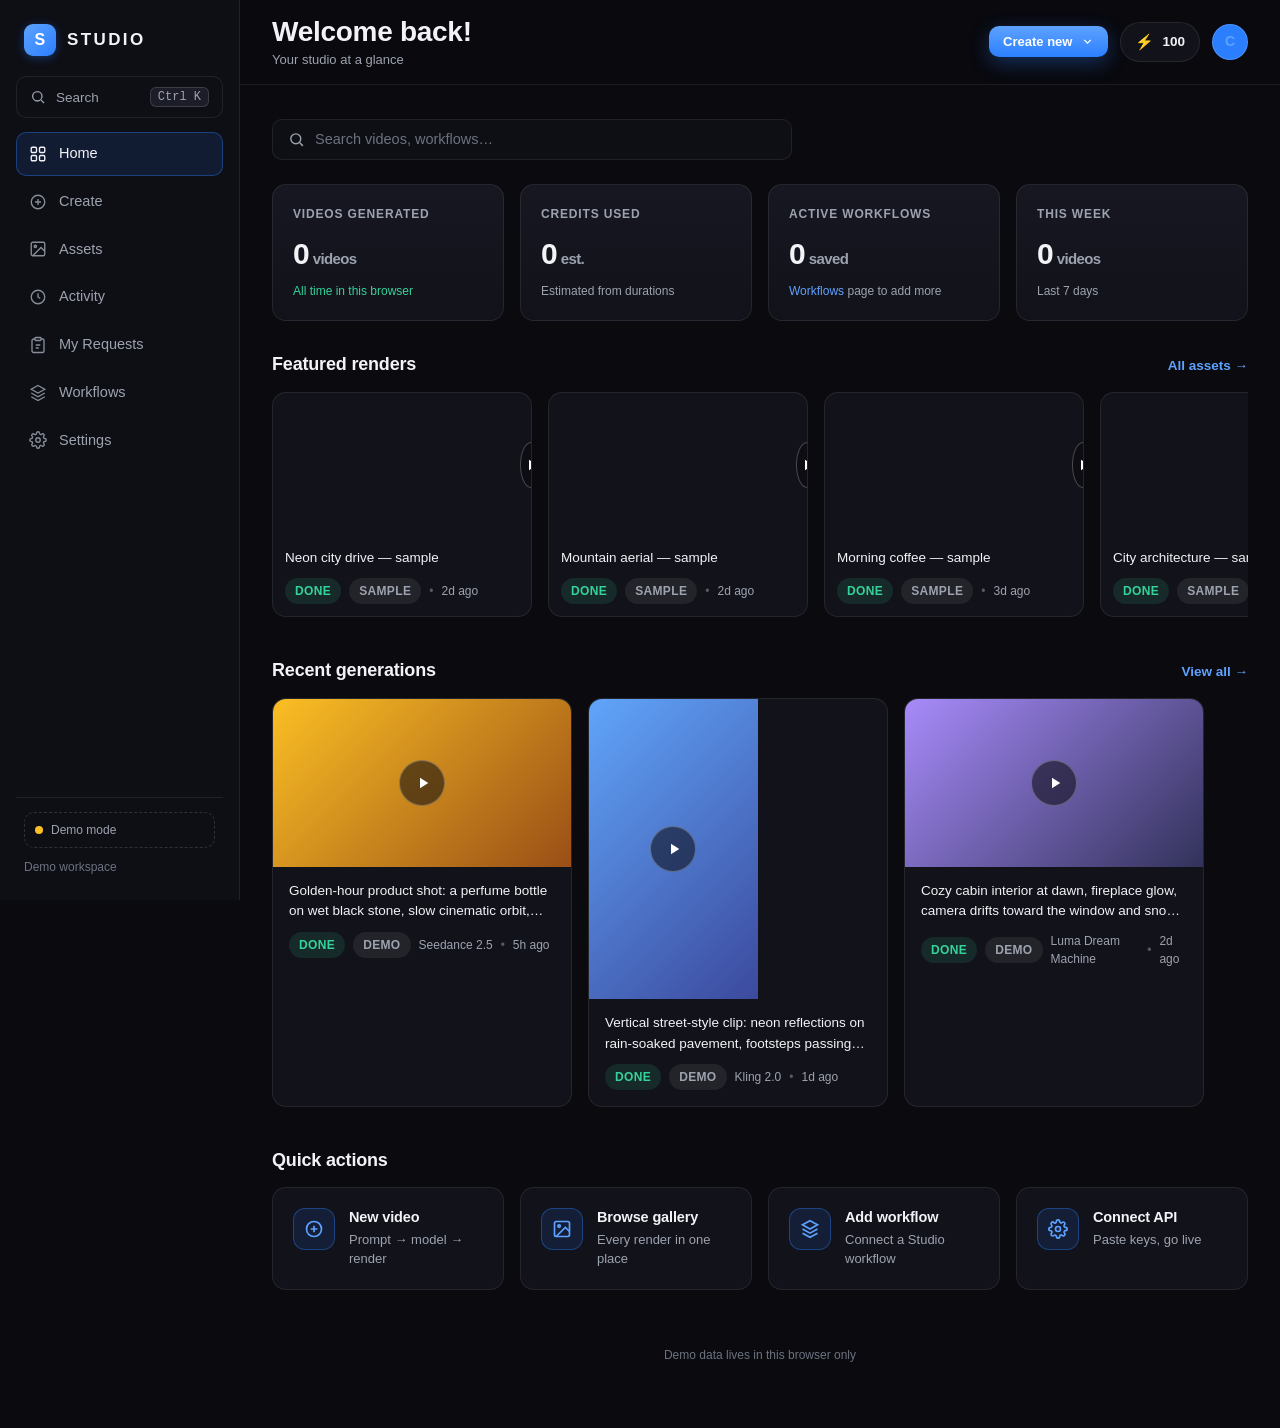
<file: index.html>
<!DOCTYPE html>
<html lang="en">
<head>
<meta charset="UTF-8">
<meta name="viewport" content="width=device-width, initial-scale=1.0">
<title>STUDIO — Home</title>
<link rel="stylesheet" href="assets/style.css">
</head>
<body data-page="home">
<div class="app">
  <aside class="sidebar" id="sidebar">
    <div class="brand"><span class="brand-mark">S</span><span class="brand-name">STUDIO</span></div>
    <button class="side-search" id="sideSearch" type="button"><svg viewBox="0 0 24 24" fill="none" stroke="currentColor" stroke-width="2"><circle cx="11" cy="11" r="7"/><path d="M21 21l-4.3-4.3"/></svg><span>Search</span><span class="kbd">Ctrl K</span></button>
    <nav class="nav">
      <a href="index.html" data-nav="home"><svg viewBox="0 0 24 24" fill="none" stroke="currentColor" stroke-width="2"><rect x="3" y="3" width="7" height="7" rx="1.5"/><rect x="14" y="3" width="7" height="7" rx="1.5"/><rect x="3" y="14" width="7" height="7" rx="1.5"/><rect x="14" y="14" width="7" height="7" rx="1.5"/></svg>Home</a>
      <a href="create.html" data-nav="create"><svg viewBox="0 0 24 24" fill="none" stroke="currentColor" stroke-width="2"><circle cx="12" cy="12" r="9"/><path d="M12 8v8M8 12h8"/></svg>Create</a>
      <a href="gallery.html" data-nav="gallery"><svg viewBox="0 0 24 24" fill="none" stroke="currentColor" stroke-width="2"><rect x="3" y="3" width="18" height="18" rx="2"/><circle cx="8.5" cy="8.5" r="1.5"/><path d="M21 15l-5-5L5 21"/></svg>Assets</a>
      <a href="activity.html" data-nav="activity"><svg viewBox="0 0 24 24" fill="none" stroke="currentColor" stroke-width="2"><circle cx="12" cy="12" r="9"/><path d="M12 7v5l3 2"/></svg>Activity</a>
      <a href="requests.html" data-nav="requests"><svg viewBox="0 0 24 24" fill="none" stroke="currentColor" stroke-width="2"><path d="M16 4h2a2 2 0 0 1 2 2v14a2 2 0 0 1-2 2H6a2 2 0 0 1-2-2V6a2 2 0 0 1 2-2h2"/><rect x="8" y="2" width="8" height="4" rx="1"/><path d="M9 12h6M9 16h4"/></svg>My Requests</a>
      <a href="workflows.html" data-nav="workflows"><svg viewBox="0 0 24 24" fill="none" stroke="currentColor" stroke-width="2"><path d="M12 2l9 5-9 5-9-5 9-5z"/><path d="M3 12l9 5 9-5"/><path d="M3 17l9 5 9-5"/></svg>Workflows</a>
      <a href="settings.html" data-nav="settings"><svg viewBox="0 0 24 24" fill="none" stroke="currentColor" stroke-width="2"><circle cx="12" cy="12" r="3"/><path d="M19.4 15a1.65 1.65 0 0 0 .33 1.82l.06.06a2 2 0 1 1-2.83 2.83l-.06-.06a1.65 1.65 0 0 0-1.82-.33 1.65 1.65 0 0 0-1 1.51V21a2 2 0 1 1-4 0v-.09A1.65 1.65 0 0 0 9 19.4a1.65 1.65 0 0 0-1.82.33l-.06.06a2 2 0 1 1-2.83-2.83l.06-.06a1.65 1.65 0 0 0 .33-1.82 1.65 1.65 0 0 0-1.51-1H3a2 2 0 1 1 0-4h.09A1.65 1.65 0 0 0 4.6 9a1.65 1.65 0 0 0-.33-1.82l-.06-.06a2 2 0 1 1 2.83-2.83l.06.06a1.65 1.65 0 0 0 1.82.33H9a1.65 1.65 0 0 0 1-1.51V3a2 2 0 1 1 4 0v.09a1.65 1.65 0 0 0 1 1.51 1.65 1.65 0 0 0 1.82-.33l.06-.06a2 2 0 1 1 2.83 2.83l-.06.06a1.65 1.65 0 0 0-.33 1.82V9a1.65 1.65 0 0 0 1.51 1H21a2 2 0 1 1 0 4h-.09a1.65 1.65 0 0 0-1.51 1z"/></svg>Settings</a>
    </nav>
    <div class="side-foot">
      <div class="mode-pill" id="modePill"><span class="mode-dot"></span>Checking…</div>
      <p class="side-note">Demo workspace</p>
    </div>
  </aside>
  <div class="scrim" id="scrim"></div>

  <div class="main">
    <header class="topbar">
      <button class="hamburger" id="hamburger" aria-label="Menu"><svg viewBox="0 0 24 24" fill="none" stroke="currentColor" stroke-width="2"><path d="M3 6h18M3 12h18M3 18h18"/></svg></button>
      <div>
        <h1>Welcome back!</h1>
        <p class="topbar-sub">Your studio at a glance</p>
      </div>
      <div class="topbar-right">
        <div class="dropdown">
          <button class="btn btn-sm" id="createNewBtn" type="button">Create new <svg width="13" height="13" viewBox="0 0 24 24" fill="none" stroke="currentColor" stroke-width="2.4"><path d="M6 9l6 6 6-6"/></svg></button>
          <div class="menu" id="createNewMenu">
            <a href="create.html">New video<small>Prompt to rendered clip</small></a>
            <a href="create.html#image">New image<small>Still-frame generation</small></a>
            <a href="workflows.html">New workflow<small>Link a render pipeline</small></a>
          </div>
        </div>
        <div class="credits-pill"><span class="bolt">⚡</span><span id="creditBadge">0</span></div>
        <div class="avatar" id="topAvatar">C</div>
      </div>
    </header>

    <div class="content">
      <div class="search-row">
        <svg viewBox="0 0 24 24" fill="none" stroke="currentColor" stroke-width="2"><circle cx="11" cy="11" r="7"/><path d="M21 21l-4.3-4.3"/></svg>
        <input type="text" id="dashSearch" placeholder="Search videos, workflows…" aria-label="Search">
      </div>
      <div class="grid stats">
        <div class="stat"><div class="stat-label">Videos generated</div><div class="stat-value" id="stTotal">0<span class="unit"> videos</span></div><div class="stat-delta up">All time in this browser</div></div>
        <div class="stat"><div class="stat-label">Credits used</div><div class="stat-value" id="stCredits">0<span class="unit"> est.</span></div><div class="stat-delta">Estimated from durations</div></div>
        <div class="stat"><div class="stat-label">Active workflows</div><div class="stat-value" id="stWf">0<span class="unit"> saved</span></div><div class="stat-delta"><span class="stat-accent">Workflows</span> page to add more</div></div>
        <div class="stat"><div class="stat-label">This week</div><div class="stat-value" id="stWeek">0<span class="unit"> videos</span></div><div class="stat-delta">Last 7 days</div></div>
      </div>

      <div class="section-head"><h2>Featured renders</h2><a class="link" href="gallery.html">All assets →</a></div>
      <div class="featured-strip" id="featuredStrip"></div>

      <div class="section-head"><h2>Recent generations</h2><a class="link" href="gallery.html">View all →</a></div>
      <div class="gen-row" id="recentRow"></div>
      <div class="empty" id="recentEmpty" style="display:none">
        <div class="e-ico"><svg viewBox="0 0 24 24" fill="none" stroke="currentColor" stroke-width="2"><rect x="3" y="3" width="18" height="18" rx="2"/><circle cx="8.5" cy="8.5" r="1.5"/><path d="M21 15l-5-5L5 21"/></svg></div>
        <h3>Nothing rendered yet</h3>
        <p>Your first video takes under a minute. Write a prompt, pick a model, hit generate — it lands here and in the Gallery.</p>
        <a class="btn" href="create.html">Create your first video</a>
      </div>

      <div class="section-head"><h2>Quick actions</h2></div>
      <div class="grid quick">
        <a class="qa" href="create.html"><span class="qa-ico"><svg viewBox="0 0 24 24" fill="none" stroke="currentColor" stroke-width="2"><circle cx="12" cy="12" r="9"/><path d="M12 8v8M8 12h8"/></svg></span><span><h4>New video</h4><p>Prompt → model → render</p></span></a>
        <a class="qa" href="gallery.html"><span class="qa-ico"><svg viewBox="0 0 24 24" fill="none" stroke="currentColor" stroke-width="2"><rect x="3" y="3" width="18" height="18" rx="2"/><circle cx="8.5" cy="8.5" r="1.5"/><path d="M21 15l-5-5L5 21"/></svg></span><span><h4>Browse gallery</h4><p>Every render in one place</p></span></a>
        <a class="qa" href="workflows.html"><span class="qa-ico"><svg viewBox="0 0 24 24" fill="none" stroke="currentColor" stroke-width="2"><path d="M12 2l9 5-9 5-9-5 9-5z"/><path d="M3 12l9 5 9-5"/><path d="M3 17l9 5 9-5"/></svg></span><span><h4>Add workflow</h4><p>Connect a Studio workflow</p></span></a>
        <a class="qa" href="settings.html"><span class="qa-ico"><svg viewBox="0 0 24 24" fill="none" stroke="currentColor" stroke-width="2"><circle cx="12" cy="12" r="3"/><path d="M19.4 15a1.65 1.65 0 0 0 .33 1.82l.06.06a2 2 0 1 1-2.83 2.83l-.06-.06a1.65 1.65 0 0 0-1.82-.33 1.65 1.65 0 0 0-1 1.51V21a2 2 0 1 1-4 0v-.09A1.65 1.65 0 0 0 9 19.4a1.65 1.65 0 0 0-1.82.33l-.06.06a2 2 0 1 1-2.83-2.83l.06-.06a1.65 1.65 0 0 0 .33-1.82 1.65 1.65 0 0 0-1.51-1H3a2 2 0 1 1 0-4h.09A1.65 1.65 0 0 0 4.6 9a1.65 1.65 0 0 0-.33-1.82l-.06-.06a2 2 0 1 1 2.83-2.83l.06.06a1.65 1.65 0 0 0 1.82.33H9a1.65 1.65 0 0 0 1-1.51V3a2 2 0 1 1 4 0v.09a1.65 1.65 0 0 0 1 1.51 1.65 1.65 0 0 0 1.82-.33l.06-.06a2 2 0 1 1 2.83 2.83l-.06.06a1.65 1.65 0 0 0-.33 1.82V9a1.65 1.65 0 0 0 1.51 1H21a2 2 0 1 1 0 4h-.09a1.65 1.65 0 0 0-1.51 1z"/></svg></span><span><h4>Connect API</h4><p>Paste keys, go live</p></span></a>
      </div>

      <p class="footer-note">Demo data lives in this browser only</p>
    </div>
  </div>
</div>
<div class="toast" id="toast"></div>
<script src="assets/app.js"></script>
</body>
</html>
</file>
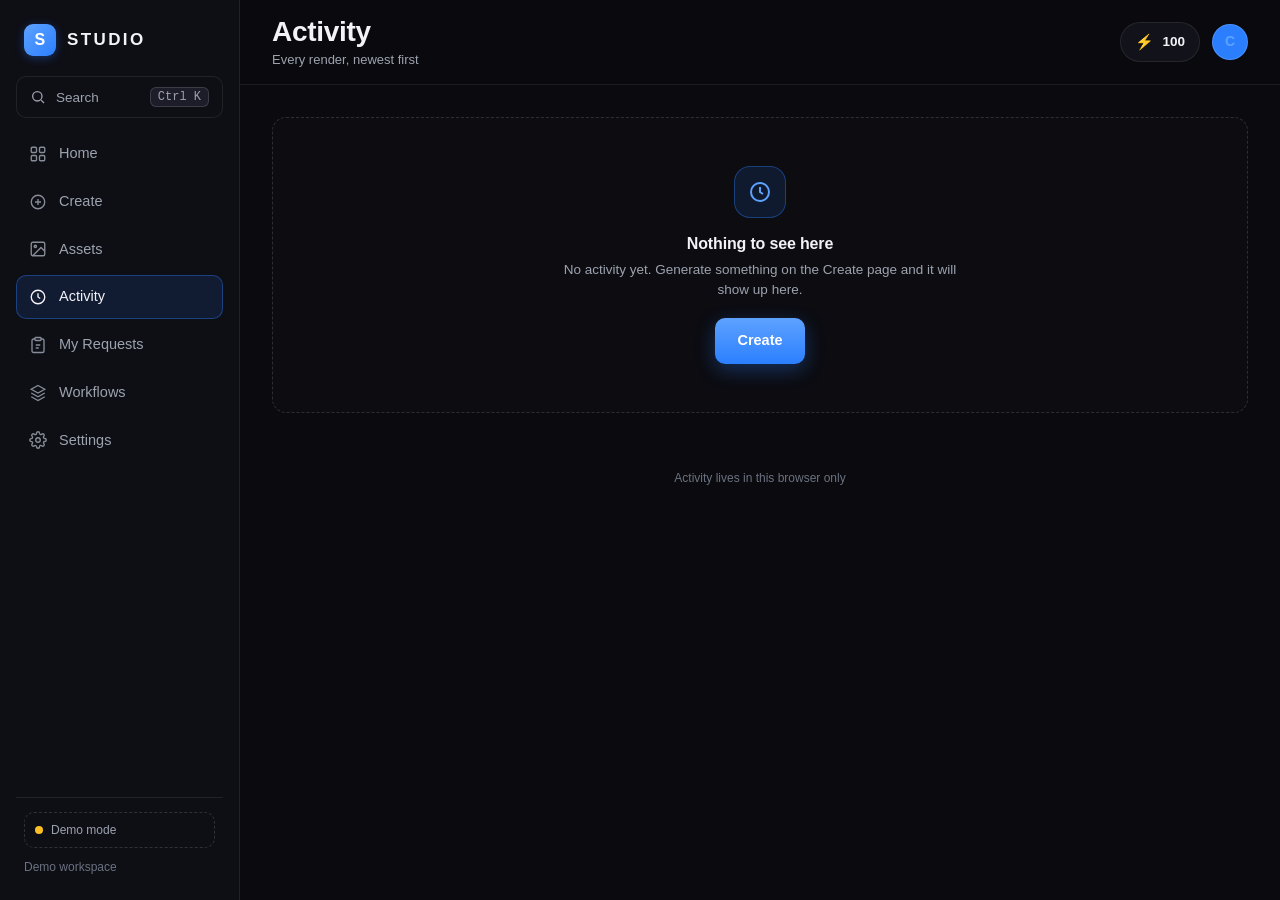
<file: activity.html>
<!DOCTYPE html>
<html lang="en">
<head>
<meta charset="UTF-8">
<meta name="viewport" content="width=device-width, initial-scale=1.0">
<title>STUDIO — Activity</title>
<link rel="stylesheet" href="assets/style.css">
</head>
<body data-page="activity">
<div class="app">
  <aside class="sidebar" id="sidebar">
    <div class="brand"><span class="brand-mark">S</span><span class="brand-name">STUDIO</span></div>
    <button class="side-search" id="sideSearch" type="button"><svg viewBox="0 0 24 24" fill="none" stroke="currentColor" stroke-width="2"><circle cx="11" cy="11" r="7"/><path d="M21 21l-4.3-4.3"/></svg><span>Search</span><span class="kbd">Ctrl K</span></button>
    <nav class="nav">
      <a href="index.html" data-nav="home"><svg viewBox="0 0 24 24" fill="none" stroke="currentColor" stroke-width="2"><rect x="3" y="3" width="7" height="7" rx="1.5"/><rect x="14" y="3" width="7" height="7" rx="1.5"/><rect x="3" y="14" width="7" height="7" rx="1.5"/><rect x="14" y="14" width="7" height="7" rx="1.5"/></svg>Home</a>
      <a href="create.html" data-nav="create"><svg viewBox="0 0 24 24" fill="none" stroke="currentColor" stroke-width="2"><circle cx="12" cy="12" r="9"/><path d="M12 8v8M8 12h8"/></svg>Create</a>
      <a href="gallery.html" data-nav="gallery"><svg viewBox="0 0 24 24" fill="none" stroke="currentColor" stroke-width="2"><rect x="3" y="3" width="18" height="18" rx="2"/><circle cx="8.5" cy="8.5" r="1.5"/><path d="M21 15l-5-5L5 21"/></svg>Assets</a>
      <a href="activity.html" data-nav="activity"><svg viewBox="0 0 24 24" fill="none" stroke="currentColor" stroke-width="2"><circle cx="12" cy="12" r="9"/><path d="M12 7v5l3 2"/></svg>Activity</a>
      <a href="requests.html" data-nav="requests"><svg viewBox="0 0 24 24" fill="none" stroke="currentColor" stroke-width="2"><path d="M16 4h2a2 2 0 0 1 2 2v14a2 2 0 0 1-2 2H6a2 2 0 0 1-2-2V6a2 2 0 0 1 2-2h2"/><rect x="8" y="2" width="8" height="4" rx="1"/><path d="M9 12h6M9 16h4"/></svg>My Requests</a>
      <a href="workflows.html" data-nav="workflows"><svg viewBox="0 0 24 24" fill="none" stroke="currentColor" stroke-width="2"><path d="M12 2l9 5-9 5-9-5 9-5z"/><path d="M3 12l9 5 9-5"/><path d="M3 17l9 5 9-5"/></svg>Workflows</a>
      <a href="settings.html" data-nav="settings"><svg viewBox="0 0 24 24" fill="none" stroke="currentColor" stroke-width="2"><circle cx="12" cy="12" r="3"/><path d="M19.4 15a1.65 1.65 0 0 0 .33 1.82l.06.06a2 2 0 1 1-2.83 2.83l-.06-.06a1.65 1.65 0 0 0-1.82-.33 1.65 1.65 0 0 0-1 1.51V21a2 2 0 1 1-4 0v-.09A1.65 1.65 0 0 0 9 19.4a1.65 1.65 0 0 0-1.82.33l-.06.06a2 2 0 1 1-2.83-2.83l.06-.06a1.65 1.65 0 0 0 .33-1.82 1.65 1.65 0 0 0-1.51-1H3a2 2 0 1 1 0-4h.09A1.65 1.65 0 0 0 4.6 9a1.65 1.65 0 0 0-.33-1.82l-.06-.06a2 2 0 1 1 2.83-2.83l.06.06a1.65 1.65 0 0 0 1.82.33H9a1.65 1.65 0 0 0 1-1.51V3a2 2 0 1 1 4 0v.09a1.65 1.65 0 0 0 1 1.51 1.65 1.65 0 0 0 1.82-.33l.06-.06a2 2 0 1 1 2.83 2.83l-.06.06a1.65 1.65 0 0 0-.33 1.82V9a1.65 1.65 0 0 0 1.51 1H21a2 2 0 1 1 0 4h-.09a1.65 1.65 0 0 0-1.51 1z"/></svg>Settings</a>
    </nav>
    <div class="side-foot">
      <div class="mode-pill" id="modePill"><span class="mode-dot"></span>Checking…</div>
      <p class="side-note">Demo workspace</p>
    </div>
  </aside>
  <div class="scrim" id="scrim"></div>

  <div class="main">
    <header class="topbar">
      <button class="hamburger" id="hamburger" aria-label="Menu"><svg viewBox="0 0 24 24" fill="none" stroke="currentColor" stroke-width="2"><path d="M3 6h18M3 12h18M3 18h18"/></svg></button>
      <div>
        <h1>Activity</h1>
        <p class="topbar-sub">Every render, newest first</p>
      </div>
      <div class="topbar-right">
        <div class="credits-pill"><span class="bolt">⚡</span><span id="creditBadge">0</span></div>
        <div class="avatar" id="topAvatar">C</div>
      </div>
    </header>

    <div class="content">
      <div class="act-list" id="actList"></div>
      <div class="empty" id="actEmpty" style="display:none">
        <div class="e-ico"><svg viewBox="0 0 24 24" fill="none" stroke="currentColor" stroke-width="2"><circle cx="12" cy="12" r="9"/><path d="M12 7v5l3 2"/></svg></div>
        <h3>Nothing to see here</h3>
        <p>No activity yet. Generate something on the Create page and it will show up here.</p>
        <a class="btn" href="create.html">Create</a>
      </div>
      <p class="footer-note">Activity lives in this browser only</p>
    </div>
  </div>
</div>
<div class="toast" id="toast"></div>
<script src="assets/app.js"></script>
</body>
</html>
</file>
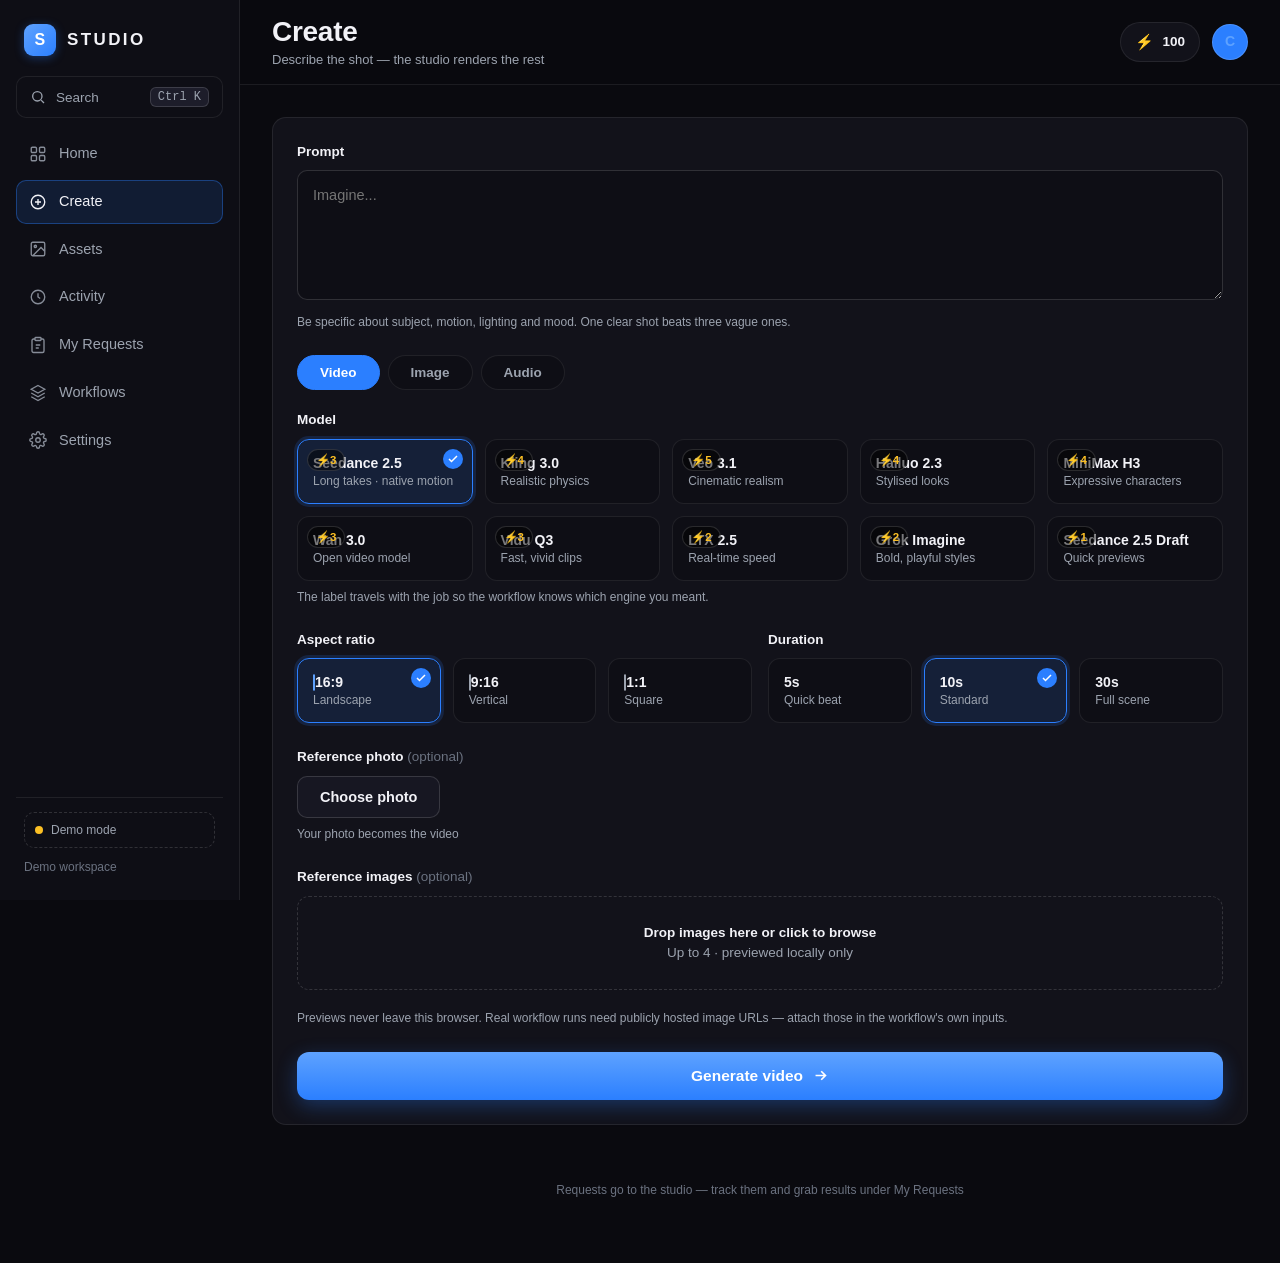
<file: create.html>
<!DOCTYPE html>
<html lang="en">
<head>
<meta charset="UTF-8">
<meta name="viewport" content="width=device-width, initial-scale=1.0">
<title>STUDIO — Create</title>
<link rel="stylesheet" href="assets/style.css">
</head>
<body data-page="create">
<div class="app">
  <aside class="sidebar" id="sidebar">
    <div class="brand"><span class="brand-mark">S</span><span class="brand-name">STUDIO</span></div>
    <button class="side-search" id="sideSearch" type="button"><svg viewBox="0 0 24 24" fill="none" stroke="currentColor" stroke-width="2"><circle cx="11" cy="11" r="7"/><path d="M21 21l-4.3-4.3"/></svg><span>Search</span><span class="kbd">Ctrl K</span></button>
    <nav class="nav">
      <a href="index.html" data-nav="home"><svg viewBox="0 0 24 24" fill="none" stroke="currentColor" stroke-width="2"><rect x="3" y="3" width="7" height="7" rx="1.5"/><rect x="14" y="3" width="7" height="7" rx="1.5"/><rect x="3" y="14" width="7" height="7" rx="1.5"/><rect x="14" y="14" width="7" height="7" rx="1.5"/></svg>Home</a>
      <a href="create.html" data-nav="create"><svg viewBox="0 0 24 24" fill="none" stroke="currentColor" stroke-width="2"><circle cx="12" cy="12" r="9"/><path d="M12 8v8M8 12h8"/></svg>Create</a>
      <a href="gallery.html" data-nav="gallery"><svg viewBox="0 0 24 24" fill="none" stroke="currentColor" stroke-width="2"><rect x="3" y="3" width="18" height="18" rx="2"/><circle cx="8.5" cy="8.5" r="1.5"/><path d="M21 15l-5-5L5 21"/></svg>Assets</a>
      <a href="activity.html" data-nav="activity"><svg viewBox="0 0 24 24" fill="none" stroke="currentColor" stroke-width="2"><circle cx="12" cy="12" r="9"/><path d="M12 7v5l3 2"/></svg>Activity</a>
      <a href="requests.html" data-nav="requests"><svg viewBox="0 0 24 24" fill="none" stroke="currentColor" stroke-width="2"><path d="M16 4h2a2 2 0 0 1 2 2v14a2 2 0 0 1-2 2H6a2 2 0 0 1-2-2V6a2 2 0 0 1 2-2h2"/><rect x="8" y="2" width="8" height="4" rx="1"/><path d="M9 12h6M9 16h4"/></svg>My Requests</a>
      <a href="workflows.html" data-nav="workflows"><svg viewBox="0 0 24 24" fill="none" stroke="currentColor" stroke-width="2"><path d="M12 2l9 5-9 5-9-5 9-5z"/><path d="M3 12l9 5 9-5"/><path d="M3 17l9 5 9-5"/></svg>Workflows</a>
      <a href="settings.html" data-nav="settings"><svg viewBox="0 0 24 24" fill="none" stroke="currentColor" stroke-width="2"><circle cx="12" cy="12" r="3"/><path d="M19.4 15a1.65 1.65 0 0 0 .33 1.82l.06.06a2 2 0 1 1-2.83 2.83l-.06-.06a1.65 1.65 0 0 0-1.82-.33 1.65 1.65 0 0 0-1 1.51V21a2 2 0 1 1-4 0v-.09A1.65 1.65 0 0 0 9 19.4a1.65 1.65 0 0 0-1.82.33l-.06.06a2 2 0 1 1-2.83-2.83l.06-.06a1.65 1.65 0 0 0 .33-1.82 1.65 1.65 0 0 0-1.51-1H3a2 2 0 1 1 0-4h.09A1.65 1.65 0 0 0 4.6 9a1.65 1.65 0 0 0-.33-1.82l-.06-.06a2 2 0 1 1 2.83-2.83l.06.06a1.65 1.65 0 0 0 1.82.33H9a1.65 1.65 0 0 0 1-1.51V3a2 2 0 1 1 4 0v.09a1.65 1.65 0 0 0 1 1.51 1.65 1.65 0 0 0 1.82-.33l.06-.06a2 2 0 1 1 2.83 2.83l-.06.06a1.65 1.65 0 0 0-.33 1.82V9a1.65 1.65 0 0 0 1.51 1H21a2 2 0 1 1 0 4h-.09a1.65 1.65 0 0 0-1.51 1z"/></svg>Settings</a>
    </nav>
    <div class="side-foot">
      <div class="mode-pill" id="modePill"><span class="mode-dot"></span>Checking…</div>
      <p class="side-note">Demo workspace</p>
    </div>
  </aside>
  <div class="scrim" id="scrim"></div>

  <div class="main">
    <header class="topbar">
      <button class="hamburger" id="hamburger" aria-label="Menu"><svg viewBox="0 0 24 24" fill="none" stroke="currentColor" stroke-width="2"><path d="M3 6h18M3 12h18M3 18h18"/></svg></button>
      <div>
        <h1>Create</h1>
        <p class="topbar-sub">Describe the shot — the studio renders the rest</p>
      </div>
      <div class="topbar-right">
        <div class="credits-pill"><span class="bolt">⚡</span><span id="creditBadge">0</span></div>
        <div class="avatar" id="topAvatar">C</div>
      </div>
    </header>

    <div class="content">
      <form id="createForm" autocomplete="off">
        <div class="panel">
          <div class="field">
            <label for="f_prompt">Prompt</label>
            <textarea id="f_prompt" placeholder="Imagine..."></textarea>
            <p class="hint">Be specific about subject, motion, lighting and mood. One clear shot beats three vague ones.</p>
          </div>

          <div class="tabs" role="tablist" aria-label="Media type">
            <button type="button" class="tab active" data-type="video" role="tab">Video</button>
            <button type="button" class="tab" data-type="image" role="tab">Image</button>
            <button type="button" class="tab" data-type="audio" role="tab">Audio</button>
          </div>

          <div class="field" id="modelField">
            <label>Model</label>
            <input type="hidden" id="f_model" value="Seedance 2.5">
            <div class="opt-grid models" id="modelGrid"></div>
            <p class="hint">The label travels with the job so the workflow knows which engine you meant.</p>
          </div>

          <div class="two-col">
            <div class="field">
              <label>Aspect ratio</label>
              <input type="hidden" id="f_ratio" value="16:9">
              <div class="opt-grid ratios" data-opt-group="ratio">
                <button type="button" class="opt sel" data-value="16:9"><span class="check"><svg viewBox="0 0 24 24" fill="none" stroke="currentColor" stroke-width="3"><path d="M20 6L9 17l-5-5"/></svg></span><span class="ratio-box r169"></span><span class="opt-name">16:9</span><div class="opt-sub">Landscape</div></button>
                <button type="button" class="opt" data-value="9:16"><span class="check"><svg viewBox="0 0 24 24" fill="none" stroke="currentColor" stroke-width="3"><path d="M20 6L9 17l-5-5"/></svg></span><span class="ratio-box r916"></span><span class="opt-name">9:16</span><div class="opt-sub">Vertical</div></button>
                <button type="button" class="opt" data-value="1:1"><span class="check"><svg viewBox="0 0 24 24" fill="none" stroke="currentColor" stroke-width="3"><path d="M20 6L9 17l-5-5"/></svg></span><span class="ratio-box r11"></span><span class="opt-name">1:1</span><div class="opt-sub">Square</div></button>
              </div>
            </div>
            <div class="field" id="durationField">
              <label>Duration</label>
              <input type="hidden" id="f_duration" value="10s">
              <div class="opt-grid durations" data-opt-group="duration">
                <button type="button" class="opt" data-value="5s"><span class="check"><svg viewBox="0 0 24 24" fill="none" stroke="currentColor" stroke-width="3"><path d="M20 6L9 17l-5-5"/></svg></span><span class="opt-name">5s</span><div class="opt-sub">Quick beat</div></button>
                <button type="button" class="opt sel" data-value="10s"><span class="check"><svg viewBox="0 0 24 24" fill="none" stroke="currentColor" stroke-width="3"><path d="M20 6L9 17l-5-5"/></svg></span><span class="opt-name">10s</span><div class="opt-sub">Standard</div></button>
                <button type="button" class="opt" data-value="30s"><span class="check"><svg viewBox="0 0 24 24" fill="none" stroke="currentColor" stroke-width="3"><path d="M20 6L9 17l-5-5"/></svg></span><span class="opt-name">30s</span><div class="opt-sub">Full scene</div></button>
              </div>
            </div>
          </div>

          <div class="field" id="refPhotoVideoField">
            <label>Reference photo <span style="color:var(--muted-2);font-weight:400">(optional)</span></label>
            <div class="ref-photo" data-ref-photo="video">
              <input type="file" id="refPhotoVideo" accept="image/jpeg,image/png,image/webp">
              <button type="button" class="btn btn-ghost ref-photo-pick">Choose photo</button>
              <span class="ref-photo-name"></span>
              <img class="ref-photo-thumb" alt="Reference photo preview" style="display:none">
              <button type="button" class="btn btn-ghost ref-photo-remove" style="display:none">Remove</button>
            </div>
            <p class="hint">Your photo becomes the video</p>
            <p class="field-error" data-ref-error style="display:none"></p>
          </div>

          <div class="field" id="refPhotoImageField" style="display:none">
            <label>Reference photo <span style="color:var(--muted-2);font-weight:400">(optional)</span></label>
            <div class="ref-photo" data-ref-photo="image">
              <input type="file" id="refPhotoImage" accept="image/jpeg,image/png,image/webp">
              <button type="button" class="btn btn-ghost ref-photo-pick">Choose photo</button>
              <span class="ref-photo-name"></span>
              <img class="ref-photo-thumb" alt="Reference photo preview" style="display:none">
              <button type="button" class="btn btn-ghost ref-photo-remove" style="display:none">Remove</button>
            </div>
            <p class="hint">We will use this photo as your result</p>
            <p class="field-error" data-ref-error style="display:none"></p>
          </div>

          <div class="field" id="refField">
            <label>Reference images <span style="color:var(--muted-2);font-weight:400">(optional)</span></label>
            <div class="drop" id="dropZone">
              <input type="file" id="refInput" accept="image/*" multiple>
              <b style="color:var(--text)">Drop images here or click to browse</b><br>Up to 4 · previewed locally only
            </div>
            <div class="ref-previews" id="refPreviews"></div>
            <p class="hint">Previews never leave this browser. Real workflow runs need publicly hosted image URLs — attach those in the workflow's own inputs.</p>
          </div>

          <div class="empty" id="audioSoon" style="display:none">
            <div class="e-ico"><svg viewBox="0 0 24 24" fill="none" stroke="currentColor" stroke-width="2"><path d="M11 5L6 9H2v6h4l5 4V5z"/><path d="M15.5 8.5a5 5 0 0 1 0 7"/></svg></div>
            <h3>Audio is coming soon</h3>
            <p>Voice and music generation is not wired up yet. Video and image modes are ready to roll.</p>
          </div>

          <button type="submit" class="btn btn-lg" id="generateBtn"><span>Generate video</span><svg width="17" height="17" viewBox="0 0 24 24" fill="none" stroke="currentColor" stroke-width="2.4"><path d="M5 12h14M13 6l6 6-6 6"/></svg></button>
        </div>

        <div class="panel progress-wrap" id="genProgress" style="display:none">
          <h3>Rendering</h3>
          <p class="desc">Stay on this page — the job polls the render service until it finishes.</p>
          <div class="bar"><i id="genBar"></i></div>
          <div class="steps">
            <div class="step"><span class="step-dot">1</span><div><div class="step-t">Queued</div><div class="step-s">Waiting…</div></div></div>
            <div class="step"><span class="step-dot">2</span><div><div class="step-t">Rendering</div><div class="step-s">Waiting…</div></div></div>
            <div class="step"><span class="step-dot">3</span><div><div class="step-t">Finalizing</div><div class="step-s">Waiting…</div></div></div>
            <div class="step"><span class="step-dot">4</span><div><div class="step-t">Done</div><div class="step-s">Waiting…</div></div></div>
          </div>
          <div class="log" id="genLog"></div>
        </div>

        <div id="genResult" style="display:none;margin-top:18px"></div>
      </form>
      <p class="footer-note">Requests go to the studio — track them and grab results under My Requests</p>
    </div>
  </div>
</div>
<div class="toast" id="toast"></div>
<script src="assets/app.js"></script>
</body>
</html>
</file>
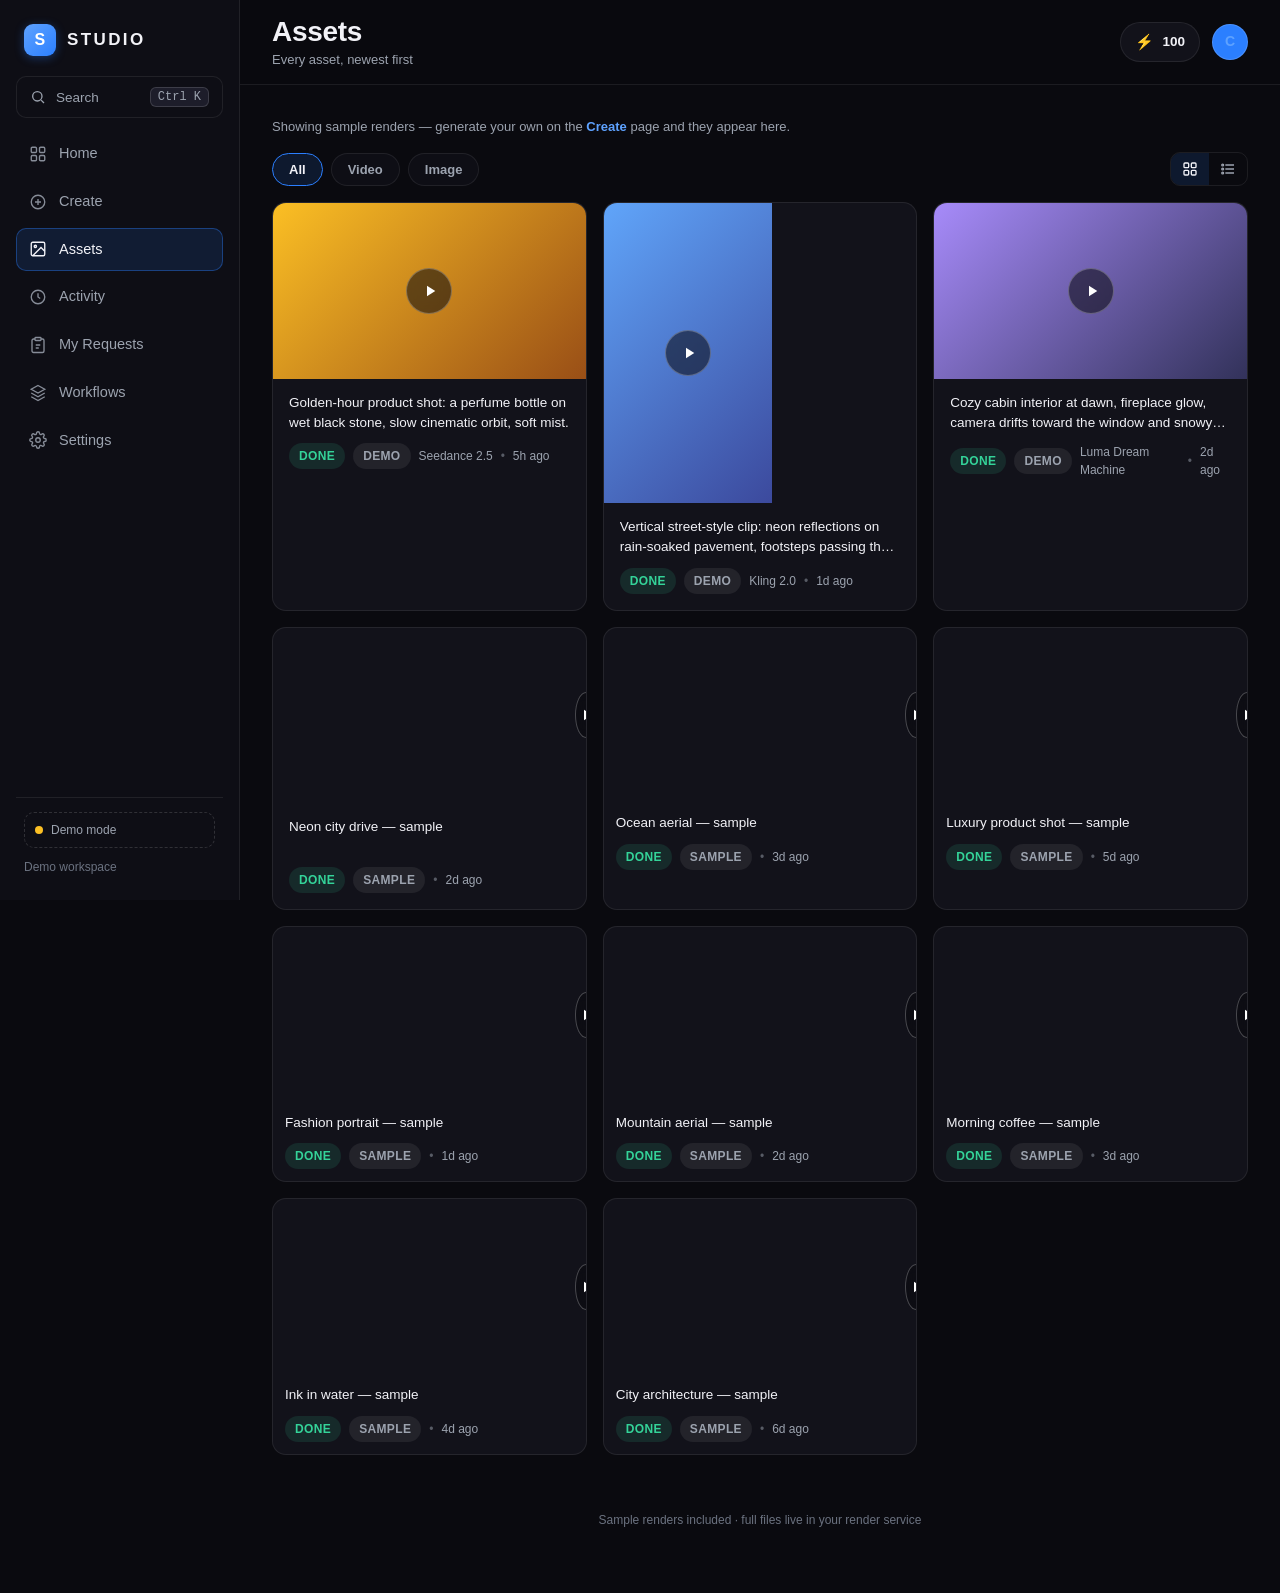
<file: gallery.html>
<!DOCTYPE html>
<html lang="en">
<head>
<meta charset="UTF-8">
<meta name="viewport" content="width=device-width, initial-scale=1.0">
<title>STUDIO — Assets</title>
<link rel="stylesheet" href="assets/style.css">
</head>
<body data-page="gallery">
<div class="app">
  <aside class="sidebar" id="sidebar">
    <div class="brand"><span class="brand-mark">S</span><span class="brand-name">STUDIO</span></div>
    <button class="side-search" id="sideSearch" type="button"><svg viewBox="0 0 24 24" fill="none" stroke="currentColor" stroke-width="2"><circle cx="11" cy="11" r="7"/><path d="M21 21l-4.3-4.3"/></svg><span>Search</span><span class="kbd">Ctrl K</span></button>
    <nav class="nav">
      <a href="index.html" data-nav="home"><svg viewBox="0 0 24 24" fill="none" stroke="currentColor" stroke-width="2"><rect x="3" y="3" width="7" height="7" rx="1.5"/><rect x="14" y="3" width="7" height="7" rx="1.5"/><rect x="3" y="14" width="7" height="7" rx="1.5"/><rect x="14" y="14" width="7" height="7" rx="1.5"/></svg>Home</a>
      <a href="create.html" data-nav="create"><svg viewBox="0 0 24 24" fill="none" stroke="currentColor" stroke-width="2"><circle cx="12" cy="12" r="9"/><path d="M12 8v8M8 12h8"/></svg>Create</a>
      <a href="gallery.html" data-nav="gallery"><svg viewBox="0 0 24 24" fill="none" stroke="currentColor" stroke-width="2"><rect x="3" y="3" width="18" height="18" rx="2"/><circle cx="8.5" cy="8.5" r="1.5"/><path d="M21 15l-5-5L5 21"/></svg>Assets</a>
      <a href="activity.html" data-nav="activity"><svg viewBox="0 0 24 24" fill="none" stroke="currentColor" stroke-width="2"><circle cx="12" cy="12" r="9"/><path d="M12 7v5l3 2"/></svg>Activity</a>
      <a href="requests.html" data-nav="requests"><svg viewBox="0 0 24 24" fill="none" stroke="currentColor" stroke-width="2"><path d="M16 4h2a2 2 0 0 1 2 2v14a2 2 0 0 1-2 2H6a2 2 0 0 1-2-2V6a2 2 0 0 1 2-2h2"/><rect x="8" y="2" width="8" height="4" rx="1"/><path d="M9 12h6M9 16h4"/></svg>My Requests</a>
      <a href="workflows.html" data-nav="workflows"><svg viewBox="0 0 24 24" fill="none" stroke="currentColor" stroke-width="2"><path d="M12 2l9 5-9 5-9-5 9-5z"/><path d="M3 12l9 5 9-5"/><path d="M3 17l9 5 9-5"/></svg>Workflows</a>
      <a href="settings.html" data-nav="settings"><svg viewBox="0 0 24 24" fill="none" stroke="currentColor" stroke-width="2"><circle cx="12" cy="12" r="3"/><path d="M19.4 15a1.65 1.65 0 0 0 .33 1.82l.06.06a2 2 0 1 1-2.83 2.83l-.06-.06a1.65 1.65 0 0 0-1.82-.33 1.65 1.65 0 0 0-1 1.51V21a2 2 0 1 1-4 0v-.09A1.65 1.65 0 0 0 9 19.4a1.65 1.65 0 0 0-1.82.33l-.06.06a2 2 0 1 1-2.83-2.83l.06-.06a1.65 1.65 0 0 0 .33-1.82 1.65 1.65 0 0 0-1.51-1H3a2 2 0 1 1 0-4h.09A1.65 1.65 0 0 0 4.6 9a1.65 1.65 0 0 0-.33-1.82l-.06-.06a2 2 0 1 1 2.83-2.83l.06.06a1.65 1.65 0 0 0 1.82.33H9a1.65 1.65 0 0 0 1-1.51V3a2 2 0 1 1 4 0v.09a1.65 1.65 0 0 0 1 1.51 1.65 1.65 0 0 0 1.82-.33l.06-.06a2 2 0 1 1 2.83 2.83l-.06.06a1.65 1.65 0 0 0-.33 1.82V9a1.65 1.65 0 0 0 1.51 1H21a2 2 0 1 1 0 4h-.09a1.65 1.65 0 0 0-1.51 1z"/></svg>Settings</a>
    </nav>
    <div class="side-foot">
      <div class="mode-pill" id="modePill"><span class="mode-dot"></span>Checking…</div>
      <p class="side-note">Demo workspace</p>
    </div>
  </aside>
  <div class="scrim" id="scrim"></div>

  <div class="main">
    <header class="topbar">
      <button class="hamburger" id="hamburger" aria-label="Menu"><svg viewBox="0 0 24 24" fill="none" stroke="currentColor" stroke-width="2"><path d="M3 6h18M3 12h18M3 18h18"/></svg></button>
      <div>
        <h1>Assets</h1>
        <p class="topbar-sub">Every asset, newest first</p>
      </div>
      <div class="topbar-right">
        <div class="credits-pill"><span class="bolt">⚡</span><span id="creditBadge">0</span></div>
        <div class="avatar" id="topAvatar">C</div>
      </div>
    </header>

    <div class="content">
      <p class="desc" id="galleryNote" style="display:none;font-size:13px;color:var(--muted);margin-bottom:16px">Showing sample renders — generate your own on the <a href="create.html" style="color:var(--accent-2);font-weight:600">Create</a> page and they appear here.</p>
      <div class="toolbar">
        <div class="chips" id="assetChips">
          <button type="button" class="chip sel" data-f="all">All</button>
          <button type="button" class="chip" data-f="video">Video</button>
          <button type="button" class="chip" data-f="image">Image</button>
        </div>
        <div class="view-toggle" id="viewToggle" role="group" aria-label="Layout">
          <button type="button" class="vt sel" data-v="grid" title="Grid view"><svg viewBox="0 0 24 24" fill="none" stroke="currentColor" stroke-width="2"><rect x="3" y="3" width="7" height="7" rx="1.5"/><rect x="14" y="3" width="7" height="7" rx="1.5"/><rect x="3" y="14" width="7" height="7" rx="1.5"/><rect x="14" y="14" width="7" height="7" rx="1.5"/></svg></button>
          <button type="button" class="vt" data-v="list" title="List view"><svg viewBox="0 0 24 24" fill="none" stroke="currentColor" stroke-width="2"><path d="M8 6h13M8 12h13M8 18h13"/><circle cx="4" cy="6" r="1.4"/><circle cx="4" cy="12" r="1.4"/><circle cx="4" cy="18" r="1.4"/></svg></button>
        </div>
      </div>
      <div class="gen-grid" id="galleryGrid"></div>
      <div class="empty" id="galleryEmpty" style="display:none">
        <div class="e-ico"><svg viewBox="0 0 24 24" fill="none" stroke="currentColor" stroke-width="2"><rect x="3" y="3" width="18" height="18" rx="2"/><circle cx="8.5" cy="8.5" r="1.5"/><path d="M21 15l-5-5L5 21"/></svg></div>
        <h3>Nothing to see here</h3>
        <p>No assets have been added yet.</p>
        <a class="btn" href="create.html">Generate something</a>
      </div>
      <p class="footer-note">Sample renders included · full files live in your render service</p>
    </div>
  </div>
</div>
<div class="toast" id="toast"></div>
<script src="assets/app.js"></script>
</body>
</html>
</file>
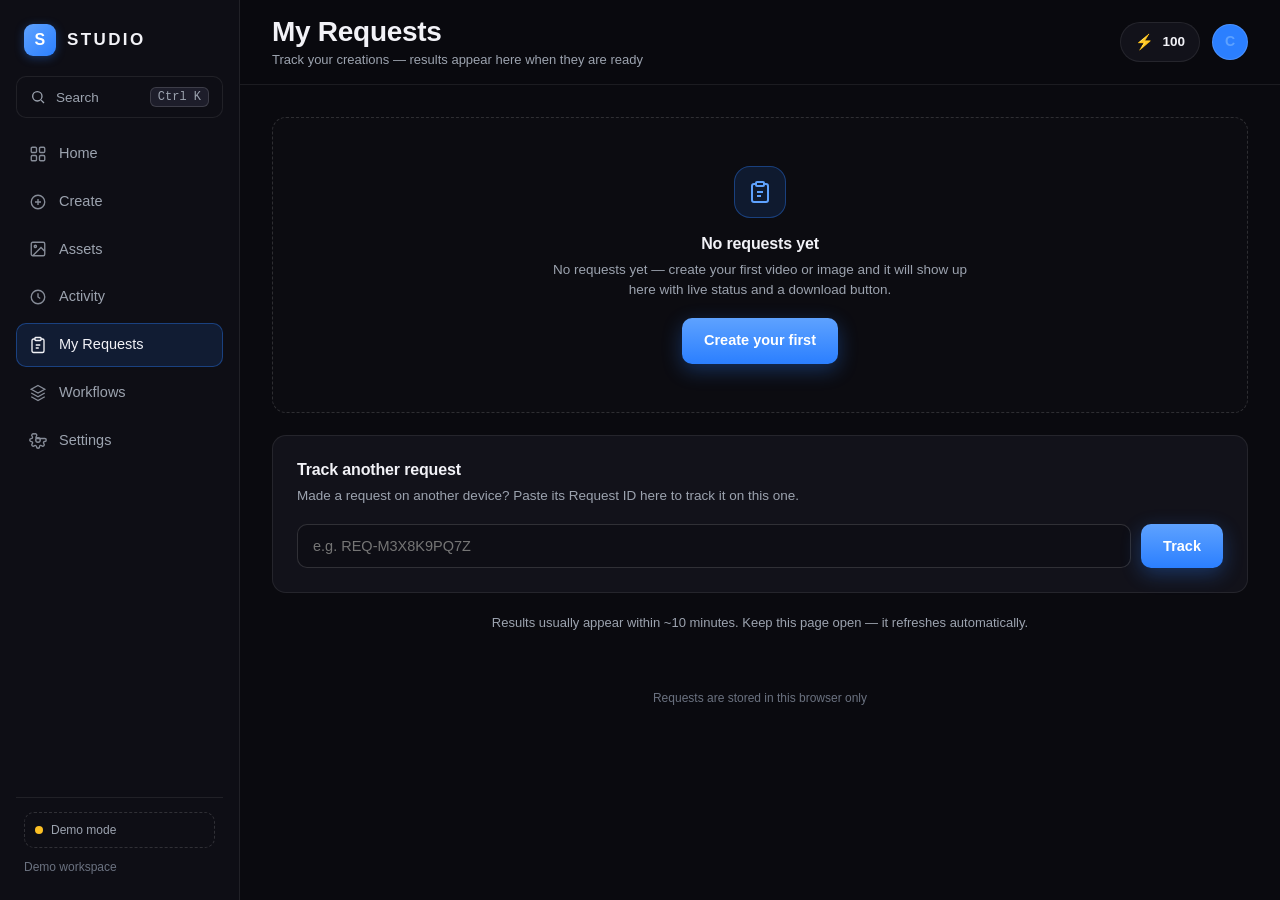
<file: requests.html>
<!DOCTYPE html>
<html lang="en">
<head>
<meta charset="UTF-8">
<meta name="viewport" content="width=device-width, initial-scale=1.0">
<title>STUDIO — My Requests</title>
<link rel="stylesheet" href="assets/style.css">
</head>
<body data-page="requests">
<div class="app">
  <aside class="sidebar" id="sidebar">
    <div class="brand"><span class="brand-mark">S</span><span class="brand-name">STUDIO</span></div>
    <button class="side-search" id="sideSearch" type="button"><svg viewBox="0 0 24 24" fill="none" stroke="currentColor" stroke-width="2"><circle cx="11" cy="11" r="7"/><path d="M21 21l-4.3-4.3"/></svg><span>Search</span><span class="kbd">Ctrl K</span></button>
    <nav class="nav">
      <a href="index.html" data-nav="home"><svg viewBox="0 0 24 24" fill="none" stroke="currentColor" stroke-width="2"><rect x="3" y="3" width="7" height="7" rx="1.5"/><rect x="14" y="3" width="7" height="7" rx="1.5"/><rect x="3" y="14" width="7" height="7" rx="1.5"/><rect x="14" y="14" width="7" height="7" rx="1.5"/></svg>Home</a>
      <a href="create.html" data-nav="create"><svg viewBox="0 0 24 24" fill="none" stroke="currentColor" stroke-width="2"><circle cx="12" cy="12" r="9"/><path d="M12 8v8M8 12h8"/></svg>Create</a>
      <a href="gallery.html" data-nav="gallery"><svg viewBox="0 0 24 24" fill="none" stroke="currentColor" stroke-width="2"><rect x="3" y="3" width="18" height="18" rx="2"/><circle cx="8.5" cy="8.5" r="1.5"/><path d="M21 15l-5-5L5 21"/></svg>Assets</a>
      <a href="activity.html" data-nav="activity"><svg viewBox="0 0 24 24" fill="none" stroke="currentColor" stroke-width="2"><circle cx="12" cy="12" r="9"/><path d="M12 7v5l3 2"/></svg>Activity</a>
      <a href="requests.html" data-nav="requests"><svg viewBox="0 0 24 24" fill="none" stroke="currentColor" stroke-width="2"><path d="M16 4h2a2 2 0 0 1 2 2v14a2 2 0 0 1-2 2H6a2 2 0 0 1-2-2V6a2 2 0 0 1 2-2h2"/><rect x="8" y="2" width="8" height="4" rx="1"/><path d="M9 12h6M9 16h4"/></svg>My Requests</a>
      <a href="workflows.html" data-nav="workflows"><svg viewBox="0 0 24 24" fill="none" stroke="currentColor" stroke-width="2"><path d="M12 2l9 5-9 5-9-5 9-5z"/><path d="M3 12l9 5 9-5"/><path d="M3 17l9 5 9-5"/></svg>Workflows</a>
      <a href="settings.html" data-nav="settings"><svg viewBox="0 0 24 24" fill="none" stroke="currentColor" stroke-width="2"><circle cx="12" cy="12" r="3"/><path d="M19.4 15a1.65 1.65 0 0 0 .33 1.82l.06.06a2 2 0 1 1-2.83 2.83l-.06-.06a1.65 1.65 0 0 0-1.82-.33 1.65 1.65 0 0 0-1 1.51V21a2 2 0 1 1-4 0v-.09A1.65 1.65 0 0 0 9 19.4a1.65 1.65 0 0 0-1.82.33l-.06.06a2 2 0 1 1-2.83-2.83l.06-.06a1.65 1.65 0 0 0 .33-1.82 1.65 1.65 0 0 0-1.51-1H3a2 2 0 1 1 0-4h.09A1.65 1.65 0 0 0 4.6 9a1.65 1.65 0 0 0-.33-1.82l-.06-.06a2 2 0 1 1 2.83-2.83l-.06.06a2 2 0 1 1 2.83 2.83l-.06.06a1.65 1.65 0 0 0-.33 1.82V9a1.65 1.65 0 0 0 1.51 1H21a2 2 0 1 1 0 4h-.09a1.65 1.65 0 0 0-1.51 1z"/></svg>Settings</a>
    </nav>
    <div class="side-foot">
      <div class="mode-pill" id="modePill"><span class="mode-dot"></span>Checking…</div>
      <p class="side-note">Demo workspace</p>
    </div>
  </aside>
  <div class="scrim" id="scrim"></div>

  <div class="main">
    <header class="topbar">
      <button class="hamburger" id="hamburger" aria-label="Menu"><svg viewBox="0 0 24 24" fill="none" stroke="currentColor" stroke-width="2"><path d="M3 6h18M3 12h18M3 18h18"/></svg></button>
      <div>
        <h1>My Requests</h1>
        <p class="topbar-sub">Track your creations — results appear here when they are ready</p>
      </div>
      <div class="topbar-right">
        <div class="credits-pill"><span class="bolt">⚡</span><span id="creditBadge">0</span></div>
        <div class="avatar" id="topAvatar">C</div>
      </div>
    </header>

    <div class="content">
      <div class="req-list" id="reqList"></div>
      <div class="empty" id="reqEmpty" style="display:none">
        <div class="e-ico"><svg viewBox="0 0 24 24" fill="none" stroke="currentColor" stroke-width="2"><path d="M16 4h2a2 2 0 0 1 2 2v14a2 2 0 0 1-2 2H6a2 2 0 0 1-2-2V6a2 2 0 0 1 2-2h2"/><rect x="8" y="2" width="8" height="4" rx="1"/><path d="M9 12h6M9 16h4"/></svg></div>
        <h3>No requests yet</h3>
        <p>No requests yet — create your first video or image and it will show up here with live status and a download button.</p>
        <a class="btn" href="create.html">Create your first</a>
      </div>

      <div class="panel" style="margin-top:22px">
        <h3>Track another request</h3>
        <p class="desc">Made a request on another device? Paste its Request ID here to track it on this one.</p>
        <div class="req-track-row">
          <input type="text" id="trackInput" placeholder="e.g. REQ-M3X8K9PQ7Z" autocomplete="off" spellcheck="false">
          <button type="button" class="btn" id="trackBtn">Track</button>
        </div>
      </div>

      <p class="req-note">Results usually appear within ~10 minutes. Keep this page open — it refreshes automatically.</p>
      <p class="footer-note">Requests are stored in this browser only</p>
    </div>
  </div>
</div>
<div class="toast" id="toast"></div>
<script src="assets/app.js"></script>
</body>
</html>
</file>
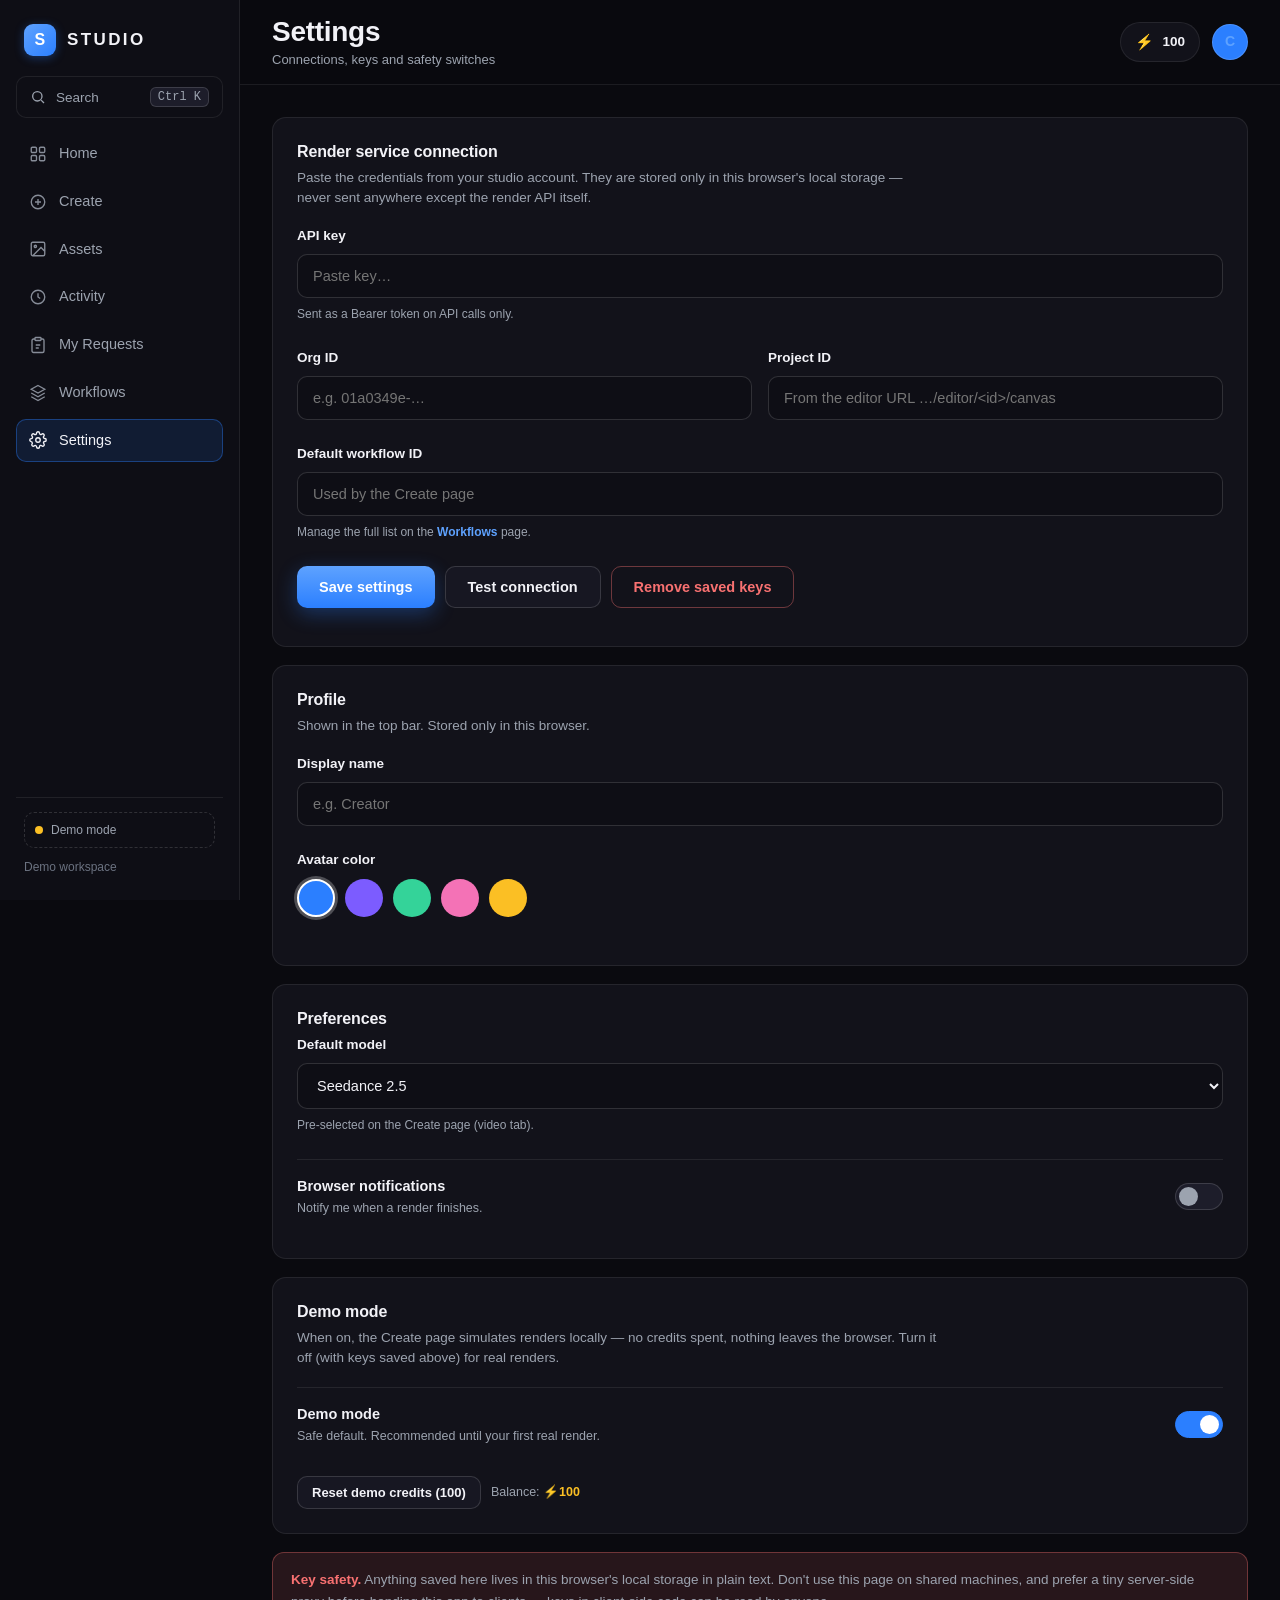
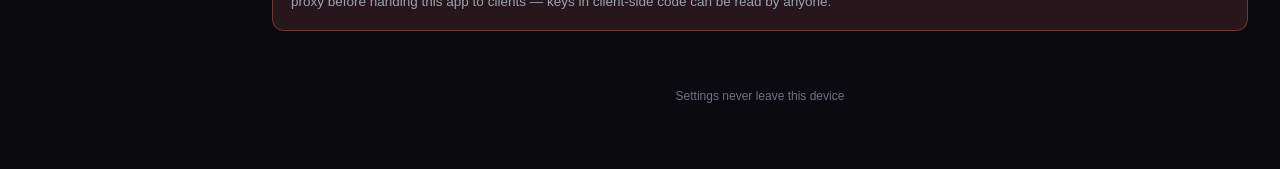
<file: settings.html>
<!DOCTYPE html>
<html lang="en">
<head>
<meta charset="UTF-8">
<meta name="viewport" content="width=device-width, initial-scale=1.0">
<title>STUDIO — Settings</title>
<link rel="stylesheet" href="assets/style.css">
</head>
<body data-page="settings">
<div class="app">
  <aside class="sidebar" id="sidebar">
    <div class="brand"><span class="brand-mark">S</span><span class="brand-name">STUDIO</span></div>
    <button class="side-search" id="sideSearch" type="button"><svg viewBox="0 0 24 24" fill="none" stroke="currentColor" stroke-width="2"><circle cx="11" cy="11" r="7"/><path d="M21 21l-4.3-4.3"/></svg><span>Search</span><span class="kbd">Ctrl K</span></button>
    <nav class="nav">
      <a href="index.html" data-nav="home"><svg viewBox="0 0 24 24" fill="none" stroke="currentColor" stroke-width="2"><rect x="3" y="3" width="7" height="7" rx="1.5"/><rect x="14" y="3" width="7" height="7" rx="1.5"/><rect x="3" y="14" width="7" height="7" rx="1.5"/><rect x="14" y="14" width="7" height="7" rx="1.5"/></svg>Home</a>
      <a href="create.html" data-nav="create"><svg viewBox="0 0 24 24" fill="none" stroke="currentColor" stroke-width="2"><circle cx="12" cy="12" r="9"/><path d="M12 8v8M8 12h8"/></svg>Create</a>
      <a href="gallery.html" data-nav="gallery"><svg viewBox="0 0 24 24" fill="none" stroke="currentColor" stroke-width="2"><rect x="3" y="3" width="18" height="18" rx="2"/><circle cx="8.5" cy="8.5" r="1.5"/><path d="M21 15l-5-5L5 21"/></svg>Assets</a>
      <a href="activity.html" data-nav="activity"><svg viewBox="0 0 24 24" fill="none" stroke="currentColor" stroke-width="2"><circle cx="12" cy="12" r="9"/><path d="M12 7v5l3 2"/></svg>Activity</a>
      <a href="requests.html" data-nav="requests"><svg viewBox="0 0 24 24" fill="none" stroke="currentColor" stroke-width="2"><path d="M16 4h2a2 2 0 0 1 2 2v14a2 2 0 0 1-2 2H6a2 2 0 0 1-2-2V6a2 2 0 0 1 2-2h2"/><rect x="8" y="2" width="8" height="4" rx="1"/><path d="M9 12h6M9 16h4"/></svg>My Requests</a>
      <a href="workflows.html" data-nav="workflows"><svg viewBox="0 0 24 24" fill="none" stroke="currentColor" stroke-width="2"><path d="M12 2l9 5-9 5-9-5 9-5z"/><path d="M3 12l9 5 9-5"/><path d="M3 17l9 5 9-5"/></svg>Workflows</a>
      <a href="settings.html" data-nav="settings"><svg viewBox="0 0 24 24" fill="none" stroke="currentColor" stroke-width="2"><circle cx="12" cy="12" r="3"/><path d="M19.4 15a1.65 1.65 0 0 0 .33 1.82l.06.06a2 2 0 1 1-2.83 2.83l-.06-.06a1.65 1.65 0 0 0-1.82-.33 1.65 1.65 0 0 0-1 1.51V21a2 2 0 1 1-4 0v-.09A1.65 1.65 0 0 0 9 19.4a1.65 1.65 0 0 0-1.82.33l-.06.06a2 2 0 1 1-2.83-2.83l.06-.06a1.65 1.65 0 0 0-.33-1.82 1.65 1.65 0 0 0-1.51-1H3a2 2 0 1 1 0-4h.09A1.65 1.65 0 0 0 4.6 9a1.65 1.65 0 0 0-.33-1.82l-.06-.06a2 2 0 1 1 2.83-2.83l.06.06a1.65 1.65 0 0 0 1.82.33H9a1.65 1.65 0 0 0 1-1.51V3a2 2 0 1 1 4 0v.09a1.65 1.65 0 0 0 1 1.51 1.65 1.65 0 0 0 1.82-.33l.06-.06a2 2 0 1 1 2.83 2.83l-.06.06a1.65 1.65 0 0 0-.33 1.82V9a1.65 1.65 0 0 0 1.51 1H21a2 2 0 1 1 0 4h-.09a1.65 1.65 0 0 0-1.51 1z"/></svg>Settings</a>
    </nav>
    <div class="side-foot">
      <div class="mode-pill" id="modePill"><span class="mode-dot"></span>Checking…</div>
      <p class="side-note">Demo workspace</p>
    </div>
  </aside>
  <div class="scrim" id="scrim"></div>

  <div class="main">
    <header class="topbar">
      <button class="hamburger" id="hamburger" aria-label="Menu"><svg viewBox="0 0 24 24" fill="none" stroke="currentColor" stroke-width="2"><path d="M3 6h18M3 12h18M3 18h18"/></svg></button>
      <div>
        <h1>Settings</h1>
        <p class="topbar-sub">Connections, keys and safety switches</p>
      </div>
      <div class="topbar-right">
        <div class="credits-pill"><span class="bolt">⚡</span><span id="creditBadge">0</span></div>
        <div class="avatar" id="topAvatar">C</div>
      </div>
    </header>

    <div class="content">
      <form id="settingsForm" autocomplete="off">
        <div class="panel">
          <h3>Render service connection</h3>
          <p class="desc">Paste the credentials from your studio account. They are stored only in this browser's local storage — never sent anywhere except the render API itself.</p>
          <div class="field">
            <label for="s_key">API key</label>
            <input type="password" id="s_key" class="mono" placeholder="Paste key…" autocomplete="new-password">
            <p class="hint">Sent as a Bearer token on API calls only.</p>
          </div>
          <div class="two-col">
            <div class="field">
              <label for="s_org">Org ID</label>
              <input type="text" id="s_org" class="mono" placeholder="e.g. 01a0349e-…">
            </div>
            <div class="field">
              <label for="s_project">Project ID</label>
              <input type="text" id="s_project" class="mono" placeholder="From the editor URL …/editor/&lt;id&gt;/canvas">
            </div>
          </div>
          <div class="field">
            <label for="s_workflow">Default workflow ID</label>
            <input type="text" id="s_workflow" class="mono" placeholder="Used by the Create page">
            <p class="hint">Manage the full list on the <a href="workflows.html" style="color:var(--accent-2);font-weight:600">Workflows</a> page.</p>
          </div>
          <div style="display:flex;gap:10px;flex-wrap:wrap">
            <button type="submit" class="btn">Save settings</button>
            <button type="button" class="btn btn-ghost" id="testBtn">Test connection</button>
            <button type="button" class="btn btn-danger" id="clearBtn">Remove saved keys</button>
          </div>
          <div class="test-result" id="testResult"></div>
        </div>

        <div class="panel" style="margin-top:18px">
          <h3>Profile</h3>
          <p class="desc">Shown in the top bar. Stored only in this browser.</p>
          <div class="field">
            <label for="s_name">Display name</label>
            <input type="text" id="s_name" placeholder="e.g. Creator" maxlength="24">
          </div>
          <div class="field">
            <label>Avatar color</label>
            <div class="swatches" id="avatarSwatches"></div>
          </div>
        </div>

        <div class="panel" style="margin-top:18px">
          <h3>Preferences</h3>
          <div class="field">
            <label for="s_model">Default model</label>
            <select id="s_model"></select>
            <p class="hint">Pre-selected on the Create page (video tab).</p>
          </div>
          <div class="toggle-row">
            <span class="t-text"><b>Browser notifications</b><p>Notify me when a render finishes.</p></span>
            <label class="switch"><input type="checkbox" id="s_notify"><span class="slider"></span></label>
          </div>
        </div>

        <div class="panel" style="margin-top:18px">
          <h3>Demo mode</h3>
          <p class="desc">When on, the Create page simulates renders locally — no credits spent, nothing leaves the browser. Turn it off (with keys saved above) for real renders.</p>
          <div class="toggle-row">
            <span class="t-text"><b>Demo mode</b><p>Safe default. Recommended until your first real render.</p></span>
            <label class="switch"><input type="checkbox" id="s_demo" checked><span class="slider"></span></label>
          </div>
          <div style="margin-top:14px;display:flex;gap:10px;align-items:center;flex-wrap:wrap">
            <button type="button" class="btn btn-ghost btn-sm" id="resetCredBtn">Reset demo credits (100)</button>
            <span style="font-size:12.5px;color:var(--muted)">Balance: <b id="credBalanceView" style="color:var(--amber)">—</b></span>
          </div>
        </div>

        <div class="callout warn">
          <b>Key safety.</b> Anything saved here lives in this browser's local storage in plain text. Don't use this page on shared machines, and prefer a tiny server-side proxy before handing this app to clients — keys in client-side code can be read by anyone.
        </div>
      </form>
      <p class="footer-note">Settings never leave this device</p>
    </div>
  </div>
</div>
<div class="toast" id="toast"></div>
<script src="assets/app.js"></script>
</body>
</html>
</file>
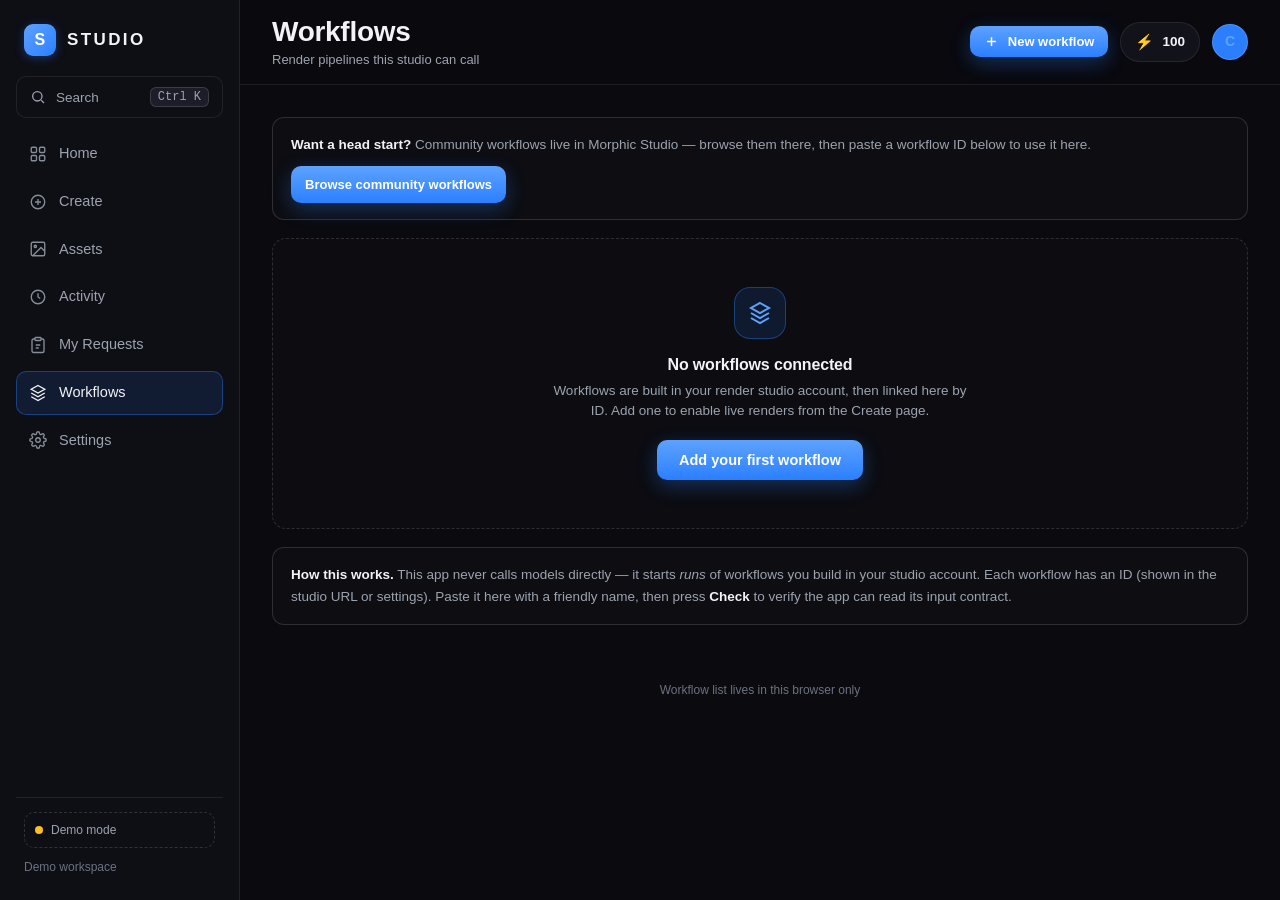
<file: workflows.html>
<!DOCTYPE html>
<html lang="en">
<head>
<meta charset="UTF-8">
<meta name="viewport" content="width=device-width, initial-scale=1.0">
<title>STUDIO — Workflows</title>
<link rel="stylesheet" href="assets/style.css">
</head>
<body data-page="workflows">
<div class="app">
  <aside class="sidebar" id="sidebar">
    <div class="brand"><span class="brand-mark">S</span><span class="brand-name">STUDIO</span></div>
    <button class="side-search" id="sideSearch" type="button"><svg viewBox="0 0 24 24" fill="none" stroke="currentColor" stroke-width="2"><circle cx="11" cy="11" r="7"/><path d="M21 21l-4.3-4.3"/></svg><span>Search</span><span class="kbd">Ctrl K</span></button>
    <nav class="nav">
      <a href="index.html" data-nav="home"><svg viewBox="0 0 24 24" fill="none" stroke="currentColor" stroke-width="2"><rect x="3" y="3" width="7" height="7" rx="1.5"/><rect x="14" y="3" width="7" height="7" rx="1.5"/><rect x="3" y="14" width="7" height="7" rx="1.5"/><rect x="14" y="14" width="7" height="7" rx="1.5"/></svg>Home</a>
      <a href="create.html" data-nav="create"><svg viewBox="0 0 24 24" fill="none" stroke="currentColor" stroke-width="2"><circle cx="12" cy="12" r="9"/><path d="M12 8v8M8 12h8"/></svg>Create</a>
      <a href="gallery.html" data-nav="gallery"><svg viewBox="0 0 24 24" fill="none" stroke="currentColor" stroke-width="2"><rect x="3" y="3" width="18" height="18" rx="2"/><circle cx="8.5" cy="8.5" r="1.5"/><path d="M21 15l-5-5L5 21"/></svg>Assets</a>
      <a href="activity.html" data-nav="activity"><svg viewBox="0 0 24 24" fill="none" stroke="currentColor" stroke-width="2"><circle cx="12" cy="12" r="9"/><path d="M12 7v5l3 2"/></svg>Activity</a>
      <a href="requests.html" data-nav="requests"><svg viewBox="0 0 24 24" fill="none" stroke="currentColor" stroke-width="2"><path d="M16 4h2a2 2 0 0 1 2 2v14a2 2 0 0 1-2 2H6a2 2 0 0 1-2-2V6a2 2 0 0 1 2-2h2"/><rect x="8" y="2" width="8" height="4" rx="1"/><path d="M9 12h6M9 16h4"/></svg>My Requests</a>
      <a href="workflows.html" data-nav="workflows"><svg viewBox="0 0 24 24" fill="none" stroke="currentColor" stroke-width="2"><path d="M12 2l9 5-9 5-9-5 9-5z"/><path d="M3 12l9 5 9-5"/><path d="M3 17l9 5 9-5"/></svg>Workflows</a>
      <a href="settings.html" data-nav="settings"><svg viewBox="0 0 24 24" fill="none" stroke="currentColor" stroke-width="2"><circle cx="12" cy="12" r="3"/><path d="M19.4 15a1.65 1.65 0 0 0 .33 1.82l.06.06a2 2 0 1 1-2.83 2.83l-.06-.06a1.65 1.65 0 0 0-1.82-.33 1.65 1.65 0 0 0-1 1.51V21a2 2 0 1 1-4 0v-.09A1.65 1.65 0 0 0 9 19.4a1.65 1.65 0 0 0-1.82.33l-.06.06a2 2 0 1 1-2.83-2.83l.06-.06a1.65 1.65 0 0 0 .33-1.82 1.65 1.65 0 0 0-1.51-1H3a2 2 0 1 1 0-4h.09A1.65 1.65 0 0 0 4.6 9a1.65 1.65 0 0 0-.33-1.82l-.06-.06a2 2 0 1 1 2.83-2.83l.06.06a1.65 1.65 0 0 0 1.82.33H9a1.65 1.65 0 0 0 1-1.51V3a2 2 0 1 1 4 0v.09a1.65 1.65 0 0 0 1 1.51 1.65 1.65 0 0 0 1.82-.33l.06-.06a2 2 0 1 1 2.83 2.83l-.06.06a1.65 1.65 0 0 0-.33 1.82V9a1.65 1.65 0 0 0 1.51 1H21a2 2 0 1 1 0 4h-.09a1.65 1.65 0 0 0-1.51 1z"/></svg>Settings</a>
    </nav>
    <div class="side-foot">
      <div class="mode-pill" id="modePill"><span class="mode-dot"></span>Checking…</div>
      <p class="side-note">Demo workspace</p>
    </div>
  </aside>
  <div class="scrim" id="scrim"></div>

  <div class="main">
    <header class="topbar">
      <button class="hamburger" id="hamburger" aria-label="Menu"><svg viewBox="0 0 24 24" fill="none" stroke="currentColor" stroke-width="2"><path d="M3 6h18M3 12h18M3 18h18"/></svg></button>
      <div>
        <h1>Workflows</h1>
        <p class="topbar-sub">Render pipelines this studio can call</p>
      </div>
      <div class="topbar-right">
        <button class="btn btn-sm" id="newWfBtn"><svg width="15" height="15" viewBox="0 0 24 24" fill="none" stroke="currentColor" stroke-width="2.4"><path d="M12 5v14M5 12h14"/></svg>New workflow</button>
        <div class="credits-pill"><span class="bolt">⚡</span><span id="creditBadge">0</span></div>
        <div class="avatar" id="topAvatar">C</div>
      </div>
    </header>

    <div class="content">
      <div class="callout" style="margin-top:0;margin-bottom:18px">
        <b>Want a head start?</b> Community workflows live in Morphic Studio — browse them there, then paste a workflow ID below to use it here.
        <div style="margin-top:10px"><a class="btn btn-sm" href="https://studio.morphic.com/workflows" target="_blank" rel="noopener">Browse community workflows</a></div>
      </div>
      <div class="table-wrap" id="wfTableWrap" style="display:none">
        <table>
          <thead><tr><th>Name</th><th>Workflow ID</th><th>Added</th><th>Last run</th><th>Status</th><th style="text-align:right">Actions</th></tr></thead>
          <tbody id="wfBody"></tbody>
        </table>
      </div>
      <div class="empty" id="wfEmpty" style="display:none">
        <div class="e-ico"><svg viewBox="0 0 24 24" fill="none" stroke="currentColor" stroke-width="2"><path d="M12 2l9 5-9 5-9-5 9-5z"/><path d="M3 12l9 5 9-5"/><path d="M3 17l9 5 9-5"/></svg></div>
        <h3>No workflows connected</h3>
        <p>Workflows are built in your render studio account, then linked here by ID. Add one to enable live renders from the Create page.</p>
        <button class="btn" id="newWfBtn2">Add your first workflow</button>
      </div>

      <div class="callout">
        <b>How this works.</b> This app never calls models directly — it starts <i>runs</i> of workflows you build in your studio account. Each workflow has an ID (shown in the studio URL or settings). Paste it here with a friendly name, then press <b>Check</b> to verify the app can read its input contract.
      </div>
      <p class="footer-note">Workflow list lives in this browser only</p>
    </div>
  </div>
</div>

<div class="overlay" id="wfModal">
  <div class="dialog">
    <h3>Add workflow</h3>
    <p>Build the workflow first in your render studio account (define its inputs — prompt, model, ratio, duration — and its output). Then link it here by ID. The app only <i>starts runs</i>; the heavy lifting stays in the studio.</p>
    <form id="wfForm" autocomplete="off">
      <div class="field">
        <label for="wfName">Friendly name</label>
        <input type="text" id="wfName" placeholder="e.g. Cinematic push-in v2">
      </div>
      <div class="field">
        <label for="wfId">Workflow ID</label>
        <input type="text" id="wfId" class="mono" placeholder="e.g. 01a0349e-… (the WF- prefix is stripped automatically)">
        <p class="hint">Find it in your studio's workflow settings or editor URL.</p>
      </div>
      <div class="d-actions">
        <button type="button" class="btn btn-ghost" data-close>Cancel</button>
        <button type="submit" class="btn">Save workflow</button>
      </div>
    </form>
  </div>
</div>

<div class="toast" id="toast"></div>
<script src="assets/app.js"></script>
<script>
document.getElementById('newWfBtn2')?.addEventListener('click', function () {
  document.getElementById('wfModal').classList.add('show');
});
</script>
</body>
</html>
</file>
<file: assets/style.css>
/* STUDIO — original dark premium theme */
:root{
  --bg:#0a0a0f;
  --bg-soft:#0e0e15;
  --panel:#12121a;
  --panel-2:#171722;
  --panel-3:#1d1d2a;
  --border:rgba(255,255,255,.08);
  --border-strong:rgba(255,255,255,.14);
  --text:#f2f2f7;
  --muted:#9ca3af;
  --muted-2:#6b7280;
  --accent:#2b7fff;
  --accent-2:#5ea2ff;
  --accent-soft:rgba(43,127,255,.13);
  --accent-border:rgba(43,127,255,.38);
  --green:#34d399;
  --green-soft:rgba(52,211,153,.12);
  --amber:#fbbf24;
  --amber-soft:rgba(251,191,36,.12);
  --red:#f87171;
  --red-soft:rgba(248,113,113,.12);
  --blue:#60a5fa;
  --radius:14px;
  --radius-sm:10px;
  --sidebar-w:240px;
  --font:-apple-system,BlinkMacSystemFont,"Segoe UI",Inter,Roboto,"Helvetica Neue",Arial,sans-serif;
  --mono:ui-monospace,SFMono-Regular,Menlo,Consolas,"Liberation Mono",monospace;
}
*{box-sizing:border-box;margin:0;padding:0}
html{scroll-behavior:smooth}
body{
  font-family:var(--font);
  background:var(--bg);
  color:var(--text);
  font-size:14px;
  line-height:1.5;
  -webkit-font-smoothing:antialiased;
}
a{color:inherit;text-decoration:none}
button{font-family:inherit;cursor:pointer}
img{max-width:100%}
::selection{background:rgba(43,127,255,.35)}

/* ---------- layout ---------- */
.app{display:flex;min-height:100vh}
.sidebar{
  width:var(--sidebar-w);
  background:var(--bg-soft);
  border-right:1px solid var(--border);
  position:fixed;inset:0 auto 0 0;
  display:flex;flex-direction:column;
  padding:22px 16px;
  z-index:60;
  transition:transform .28s ease;
}
.main{flex:1;margin-left:var(--sidebar-w);min-width:0;display:flex;flex-direction:column}
.content{padding:32px 32px 64px;max-width:1180px;width:100%;margin:0 auto;animation:fadeSlideIn .25s ease}
@keyframes fadeSlideIn{from{opacity:0;transform:translateY(6px)}to{opacity:1;transform:none}}
/* ---------- typography scale ---------- */
h1,h2,h3,h4{line-height:1.25;letter-spacing:-.01em}
.scrim{display:none}

/* ---------- brand ---------- */
.brand{display:flex;align-items:center;gap:11px;padding:2px 8px 20px}
.brand-mark{
  width:32px;height:32px;border-radius:9px;flex:none;
  background:linear-gradient(135deg,var(--accent-2),var(--accent));
  display:flex;align-items:center;justify-content:center;
  font-weight:800;font-size:16px;letter-spacing:.02em;color:#fff;
  box-shadow:0 2px 10px rgba(43,127,255,.35);
}
.brand-name{font-weight:800;font-size:17px;letter-spacing:.14em}

/* ---------- nav ---------- */
.nav{display:flex;flex-direction:column;gap:4px}
.nav a{
  display:flex;align-items:center;gap:12px;
  padding:10px 12px;border-radius:var(--radius-sm);
  color:var(--muted);font-weight:500;font-size:14.5px;
  border:1px solid transparent;
  transition:background .15s,color .15s,border-color .15s;
}
.nav a svg{width:18px;height:18px;flex:none;opacity:.85;stroke-width:1.8}
.nav a:hover{background:rgba(255,255,255,.045);color:var(--text)}
.nav a.active{background:var(--accent-soft);color:var(--text);border-color:var(--accent-border)}
.nav a.active svg{opacity:1}
.side-foot{margin-top:auto;padding:14px 8px 2px;border-top:1px solid var(--border)}
.mode-pill{
  display:flex;align-items:center;gap:8px;font-size:12px;color:var(--muted);
  padding:8px 10px;border:1px dashed var(--border-strong);border-radius:var(--radius-sm);
}
.mode-dot{width:8px;height:8px;border-radius:50%;background:var(--amber);flex:none}
.mode-dot.live{background:var(--green)}
.side-note{font-size:12px;color:var(--muted-2);margin-top:10px;line-height:1.5}

/* ---------- topbar ---------- */
.topbar{
  position:sticky;top:0;z-index:40;
  display:flex;align-items:center;gap:14px;
  padding:14px 32px;
  background:rgba(10,10,15,.82);backdrop-filter:blur(14px);
  border-bottom:1px solid var(--border);
}
.topbar h1{font-size:28px;font-weight:700;letter-spacing:-.01em;line-height:1.25}
.topbar-sub{font-size:13px;color:var(--muted);margin-top:1px}
.topbar-right{margin-left:auto;display:flex;align-items:center;gap:12px}
.credits-pill{
  display:flex;align-items:center;gap:8px;
  background:var(--panel);border:1px solid var(--border);
  padding:8px 14px;border-radius:999px;font-size:13.5px;font-weight:600;
}
.credits-pill .bolt{color:var(--amber);font-size:15px}
.avatar{
  width:36px;height:36px;border-radius:50%;flex:none;
  background:linear-gradient(135deg,#2b2b3d,#17171f);
  border:1px solid var(--border-strong);
  display:flex;align-items:center;justify-content:center;
  font-weight:700;font-size:14px;color:var(--accent-2);
}
.hamburger{
  display:none;background:var(--panel);border:1px solid var(--border);
  border-radius:var(--radius-sm);width:40px;height:40px;flex:none;
  align-items:center;justify-content:center;color:var(--text);
}
.hamburger svg{width:20px;height:20px}

/* ---------- cards / grids ---------- */
.grid{display:grid;gap:16px}
.stats{grid-template-columns:repeat(auto-fit,minmax(210px,1fr));margin:24px 0}
.stat{
  background:linear-gradient(180deg,var(--panel-2),var(--panel));
  border:1px solid var(--border);border-radius:var(--radius);
  padding:20px;
  transition:transform .18s ease,border-color .18s ease,box-shadow .18s ease;
}
.stat:hover{transform:translateY(-2px);border-color:var(--border-strong);box-shadow:0 12px 32px rgba(0,0,0,.35)}
.stat-label{font-size:12px;color:var(--muted);font-weight:600;text-transform:uppercase;letter-spacing:.07em}
.stat-value{font-size:30px;font-weight:800;letter-spacing:-.02em;margin-top:8px}
.stat-value .unit{font-size:15px;font-weight:600;color:var(--muted)}
.stat-delta{font-size:12px;margin-top:6px;color:var(--muted)}
.stat-delta.up{color:var(--green)}
.stat-accent{color:var(--accent-2)}

.section-head{display:flex;align-items:baseline;gap:12px;margin:32px 0 16px}
.section-head h2{font-size:18px;font-weight:600;letter-spacing:-.01em;line-height:1.25}
.section-head .link{margin-left:auto;font-size:13.5px;color:var(--accent-2);font-weight:600}
.section-head .link:hover{text-decoration:underline}

.panel{
  background:var(--panel);border:1px solid var(--border);
  border-radius:var(--radius);padding:24px;
}
.panel h3{font-size:16px;font-weight:700;margin-bottom:6px;line-height:1.25}
.panel p.desc{font-size:13.5px;color:var(--muted);margin-bottom:18px;max-width:640px}

/* ---------- buttons ---------- */
.btn{
  display:inline-flex;align-items:center;justify-content:center;gap:9px;
  background:linear-gradient(180deg,var(--accent-2),var(--accent));
  color:#fff;border:none;border-radius:var(--radius-sm);
  padding:12px 22px;font-size:14.5px;font-weight:700;
  transition:transform .15s,box-shadow .15s,filter .15s;
  box-shadow:0 6px 20px rgba(43,127,255,.32);
}
.btn:hover{transform:translateY(-1px);filter:brightness(1.06)}
.btn:active{transform:scale(.98)}
.btn:disabled{opacity:.55;cursor:not-allowed;transform:none;box-shadow:none}
.btn-lg{padding:15px 34px;font-size:15.5px;border-radius:12px;width:100%}
.btn-ghost{
  background:var(--panel-2);color:var(--text);
  border:1px solid var(--border-strong);box-shadow:none;font-weight:600;
}
.btn-ghost:hover{background:var(--panel-3);filter:none}
.btn-sm{padding:8px 14px;font-size:13px}
.btn-danger{box-shadow:none;background:transparent;border:1px solid rgba(248,113,113,.4);color:var(--red);font-weight:600}
.btn-danger:hover{background:var(--red-soft);filter:none}
.icon-btn{
  width:34px;height:34px;border-radius:9px;flex:none;
  background:rgba(10,10,15,.55);border:1px solid var(--border-strong);
  color:#fff;display:inline-flex;align-items:center;justify-content:center;
  backdrop-filter:blur(6px);
}
.icon-btn svg{width:16px;height:16px}
.icon-btn:hover{background:var(--accent)}

/* ---------- focus visibility ---------- */
.btn:focus-visible,.nav a:focus-visible,.opt:focus-visible,.tab:focus-visible,
.chip:focus-visible,.vt:focus-visible,.icon-btn:focus-visible,.swatch:focus-visible,
.side-search:focus-visible{
  outline:2px solid var(--accent-2);outline-offset:2px;
}

/* ---------- quick actions ---------- */
.quick{grid-template-columns:repeat(auto-fit,minmax(220px,1fr))}
.qa{
  display:flex;gap:14px;align-items:flex-start;
  background:var(--panel);border:1px solid var(--border);border-radius:var(--radius);
  padding:20px;transition:transform .18s,border-color .18s,box-shadow .18s;
}
.qa:hover{transform:translateY(-2px);border-color:var(--accent-border);box-shadow:0 12px 32px rgba(0,0,0,.35)}
.qa-ico{
  width:42px;height:42px;border-radius:12px;flex:none;
  background:var(--accent-soft);border:1px solid var(--accent-border);
  display:flex;align-items:center;justify-content:center;color:var(--accent-2);
}
.qa-ico svg{width:20px;height:20px}
.qa h4{font-size:14.5px;font-weight:700}
.qa p{font-size:13px;color:var(--muted);margin-top:3px}

/* ---------- generation cards ---------- */
.gen-row{
  display:grid;grid-auto-flow:column;grid-auto-columns:minmax(250px,300px);
  gap:16px;overflow-x:auto;padding-bottom:10px;
  scroll-snap-type:x mandatory;
}
.gen-grid{display:grid;grid-template-columns:repeat(auto-fill,minmax(260px,1fr));gap:16px}
.gen-card{
  background:var(--panel);border:1px solid var(--border);border-radius:var(--radius);
  overflow:hidden;scroll-snap-align:start;
  transition:transform .18s,border-color .18s,box-shadow .18s;
}
.gen-card:hover{transform:translateY(-2px);border-color:var(--border-strong);box-shadow:0 16px 40px rgba(0,0,0,.4)}
.thumb{
  position:relative;aspect-ratio:16/9;
  display:flex;align-items:center;justify-content:center;
  overflow:hidden;
}
.thumb.ratio-916{aspect-ratio:9/16;max-height:300px}
.thumb.ratio-11{aspect-ratio:1/1}
.thumb .play{
  width:46px;height:46px;border-radius:50%;
  background:rgba(10,10,15,.55);border:1px solid rgba(255,255,255,.25);
  display:flex;align-items:center;justify-content:center;color:#fff;
  backdrop-filter:blur(6px);transition:transform .18s,background .18s;
}
.gen-card:hover .thumb .play{transform:scale(1.12);background:var(--accent)}
.thumb .play svg{width:18px;height:18px;margin-left:2px}
.thumb-actions{position:absolute;top:10px;right:10px;display:flex;gap:8px;opacity:0;transition:opacity .18s}
.gen-card:hover .thumb-actions{opacity:1}
.gen-body{padding:14px 16px 16px}
.gen-prompt{
  font-size:13.5px;font-weight:500;line-height:1.5;
  display:-webkit-box;-webkit-line-clamp:2;-webkit-box-orient:vertical;overflow:hidden;
  min-height:40px;
}
.gen-meta{display:flex;align-items:center;gap:8px;margin-top:10px;font-size:12px;color:var(--muted)}
.badge{
  display:inline-flex;align-items:center;gap:6px;
  font-size:12px;font-weight:700;letter-spacing:.03em;
  padding:4px 10px;border-radius:999px;text-transform:uppercase;
}
.badge.done{background:var(--green-soft);color:var(--green)}
.badge.running{background:var(--accent-soft);color:var(--accent-2)}
.badge.failed{background:var(--red-soft);color:var(--red)}
.badge.queued{background:var(--amber-soft);color:var(--amber)}
.badge.sample{background:rgba(255,255,255,.07);color:var(--muted)}
.dot-sep{opacity:.5}

/* ---------- empty state ---------- */
.empty{
  border:1.5px dashed var(--border-strong);border-radius:var(--radius);
  padding:48px 24px;text-align:center;color:var(--muted);
  background:rgba(255,255,255,.012);
}
.empty .e-ico{
  width:52px;height:52px;border-radius:16px;margin:0 auto 16px;
  background:var(--accent-soft);border:1px solid var(--accent-border);
  display:flex;align-items:center;justify-content:center;color:var(--accent-2);
}
.empty .e-ico svg{width:24px;height:24px}
.empty h3{color:var(--text);font-size:16px;margin-bottom:6px}
.empty p{font-size:13.5px;max-width:420px;margin:0 auto 18px}

/* ---------- forms ---------- */
.field{margin-bottom:24px}
.field label{display:block;font-size:13.5px;font-weight:600;margin-bottom:8px}
.field .hint{font-size:12px;color:var(--muted);margin-top:7px;line-height:1.55}
textarea,input[type=text],input[type=password],select{
  width:100%;background:var(--bg-soft);border:1px solid var(--border-strong);
  border-radius:var(--radius-sm);color:var(--text);
  padding:13px 15px;font-size:14.5px;font-family:inherit;
  transition:border-color .15s,box-shadow .15s;
}
textarea:focus,input:focus,select:focus{outline:none;border-color:var(--accent);box-shadow:0 0 0 3px rgba(43,127,255,.22)}
textarea{min-height:130px;resize:vertical;line-height:1.6}
.mono{font-family:var(--mono);font-size:13px}

/* option cards (models / ratios / durations) */
.opt-grid{display:grid;gap:12px}
.opt-grid.models{grid-template-columns:repeat(auto-fill,minmax(160px,1fr))}
.opt-grid.ratios{grid-template-columns:repeat(3,1fr)}
.opt-grid.durations{grid-template-columns:repeat(3,1fr)}
.opt{
  position:relative;border:1px solid var(--border);border-radius:12px;
  background:var(--bg-soft);padding:15px;cursor:pointer;
  transition:border-color .15s,background .15s,transform .15s;
  text-align:left;color:var(--text);width:100%;
}
.opt:hover{border-color:var(--border-strong);transform:translateY(-1px)}
.opt.sel{border-color:var(--accent);background:var(--accent-soft);box-shadow:0 0 0 3px rgba(43,127,255,.16)}
.opt .opt-name{font-weight:700;font-size:14px}
.opt .opt-sub{font-size:12px;color:var(--muted);margin-top:3px}
.opt .check{
  position:absolute;top:9px;right:9px;width:20px;height:20px;border-radius:50%;
  background:var(--accent);display:none;align-items:center;justify-content:center;color:#fff;
}
.opt .check svg{width:12px;height:12px}
.opt.sel .check{display:flex}
.ratio-box{
  width:44px;height:30px;border:1.5px solid var(--muted);border-radius:5px;margin-bottom:9px;
  transition:border-color .15s;
}
.opt.sel .ratio-box{border-color:var(--accent-2)}
.ratio-box.r169{width:46px;height:26px}
.ratio-box.r916{width:24px;height:42px;margin-bottom:3px}
.ratio-box.r11{width:34px;height:34px}

/* upload */
.drop{
  border:1.5px dashed var(--border-strong);border-radius:12px;
  padding:26px;text-align:center;color:var(--muted);font-size:13.5px;
  cursor:pointer;transition:border-color .15s,background .15s;
}
.drop:hover{border-color:var(--accent);background:var(--accent-soft)}
.drop input{display:none}
.ref-previews{display:flex;gap:10px;flex-wrap:wrap;margin-top:12px}
.ref-previews img{width:74px;height:74px;object-fit:cover;border-radius:10px;border:1px solid var(--border-strong)}
.ref-photo{display:flex;align-items:center;gap:12px;flex-wrap:wrap}
.ref-photo input{display:none}
.ref-photo-thumb{width:74px;height:74px;object-fit:cover;border-radius:10px;border:1px solid var(--border-strong)}
.ref-photo-name{font-size:12.5px;color:var(--muted)}
.field-error{color:var(--red);font-size:12.5px;margin-top:7px;line-height:1.55}

/* progress */
.progress-wrap{margin-top:22px}
.steps{display:flex;flex-direction:column;gap:0;margin:18px 0}
.step{display:flex;gap:14px;align-items:flex-start;padding:11px 2px;position:relative}
.step::before{
  content:"";position:absolute;left:13px;top:38px;bottom:-6px;width:2px;background:var(--border);
}
.step:last-child::before{display:none}
.step-dot{
  width:28px;height:28px;border-radius:50%;flex:none;z-index:1;
  border:2px solid var(--border-strong);background:var(--bg-soft);
  display:flex;align-items:center;justify-content:center;font-size:13px;color:var(--muted);
}
.step.active .step-dot{border-color:var(--accent);color:var(--accent-2);box-shadow:0 0 0 4px rgba(43,127,255,.18)}
.step.done .step-dot{border-color:var(--green);background:var(--green);color:#06281d}
.step.error .step-dot{border-color:var(--red);color:var(--red)}
.step-t{font-size:14px;font-weight:600}
.step.active .step-t{color:var(--accent-2)}
.step-s{font-size:12.5px;color:var(--muted)}
.bar{height:8px;border-radius:99px;background:var(--panel-3);overflow:hidden;margin-top:6px}
.bar > i{display:block;height:100%;width:0;border-radius:99px;background:linear-gradient(90deg,var(--accent),var(--accent-2));transition:width .4s ease}
.log{
  margin-top:16px;background:#08080c;border:1px solid var(--border);border-radius:var(--radius-sm);
  padding:14px 16px;font-family:var(--mono);font-size:12.5px;color:var(--muted);
  max-height:170px;overflow-y:auto;line-height:1.7;white-space:pre-wrap;
  font-size:12px;
}
.log .ok{color:var(--green)} .log .err{color:var(--red)} .log .inf{color:var(--blue)}

/* ---------- table ---------- */
.table-wrap{overflow-x:auto;border:1px solid var(--border);border-radius:var(--radius);background:var(--panel)}
table{width:100%;border-collapse:collapse;font-size:14px;min-width:640px}
th{
  text-align:left;font-size:12px;text-transform:uppercase;letter-spacing:.07em;color:var(--muted);
  padding:12px 16px;border-bottom:1px solid var(--border);font-weight:700;white-space:nowrap;
}
td{padding:16px 18px;border-bottom:1px solid var(--border);vertical-align:middle}
tr:last-child td{border-bottom:none}
tbody tr{transition:background .12s}
tbody tr:hover{background:rgba(255,255,255,.02)}
.id-cell{font-family:var(--mono);font-size:12.5px;color:var(--muted);max-width:230px;overflow:hidden;text-overflow:ellipsis;white-space:nowrap}
.row-actions{display:flex;gap:8px;justify-content:flex-end}

/* ---------- modal ---------- */
.overlay{
  position:fixed;inset:0;z-index:100;background:rgba(5,5,10,.7);backdrop-filter:blur(4px);
  display:none;align-items:center;justify-content:center;padding:20px;
}
.overlay.show{display:flex}
.dialog{
  background:var(--panel-2);border:1px solid var(--border-strong);border-radius:16px;
  max-width:480px;width:100%;padding:32px;
  box-shadow:0 24px 70px rgba(0,0,0,.55);
  animation:pop .22s ease;
}
@keyframes pop{from{transform:scale(.96) translateY(8px);opacity:0}to{transform:none;opacity:1}}
.dialog h3{font-size:17px;margin-bottom:8px}
.dialog p{font-size:13.5px;color:var(--muted);margin-bottom:14px;line-height:1.6}
.dialog .d-actions{display:flex;gap:10px;justify-content:flex-end;margin-top:20px}

/* ---------- settings ---------- */
.toggle-row{display:flex;align-items:center;gap:14px;padding:16px 0;border-top:1px solid var(--border)}
.toggle-row .t-text{flex:1}
.toggle-row .t-text b{font-size:14.5px}
.toggle-row .t-text p{font-size:12.5px;color:var(--muted);margin-top:2px}
.switch{position:relative;width:48px;height:27px;flex:none}
.switch input{opacity:0;width:0;height:0}
.slider{
  position:absolute;inset:0;border-radius:99px;background:var(--panel-3);
  border:1px solid var(--border-strong);transition:.2s;cursor:pointer;
}
.slider::before{
  content:"";position:absolute;width:19px;height:19px;border-radius:50%;
  left:3px;top:3px;background:var(--muted);transition:.2s;
}
.switch input:checked + .slider{background:var(--accent);border-color:var(--accent)}
.switch input:checked + .slider::before{transform:translateX(21px);background:#fff}
.callout{
  border:1px solid var(--border-strong);border-radius:12px;padding:16px 18px;
  font-size:13.5px;color:var(--muted);line-height:1.65;background:rgba(255,255,255,.015);
  margin-top:18px;
}
.callout.warn{border-color:rgba(248,113,113,.35);background:var(--red-soft)}
.callout.warn b{color:var(--red)}
.callout b{color:var(--text)}
.test-result{margin-top:14px;font-size:13.5px}

/* ---------- toast ---------- */
.toast{
  position:fixed;bottom:26px;left:50%;transform:translateX(-50%) translateY(20px);
  background:var(--panel-3);border:1px solid var(--border-strong);color:var(--text);
  padding:12px 18px;border-radius:12px;font-size:14px;font-weight:600;z-index:200;
  opacity:0;pointer-events:none;transition:opacity .25s,transform .25s;
  box-shadow:0 14px 40px rgba(0,0,0,.5);max-width:90vw;text-align:left;
  display:flex;align-items:center;gap:10px;
}
.toast.show{opacity:1;transform:translateX(-50%) translateY(0)}
.toast.err{border-color:rgba(248,113,113,.5)}
.toast.ok{border-color:rgba(52,211,153,.5)}
.toast.info{border-color:rgba(43,127,255,.5)}
.t-ico{
  width:22px;height:22px;border-radius:50%;flex:none;
  display:flex;align-items:center;justify-content:center;
  font-size:12px;font-weight:800;
}
.toast.ok .t-ico{background:var(--green-soft);color:var(--green)}
.toast.err .t-ico{background:var(--red-soft);color:var(--red)}
.toast.info .t-ico{background:var(--accent-soft);color:var(--accent-2)}

/* ---------- misc ---------- */
.divider{height:1px;background:var(--border);margin:26px 0}
.two-col{display:grid;grid-template-columns:1fr 1fr;gap:16px}
.kbd{font-family:var(--mono);font-size:12px;background:var(--panel-3);border:1px solid var(--border-strong);border-radius:6px;padding:2px 7px}
.footer-note{text-align:center;color:var(--muted-2);font-size:12px;margin-top:56px}

/* ---------- dashboard search ---------- */
.search-row{
  display:flex;align-items:center;gap:10px;
  background:var(--bg-soft);border:1px solid var(--border);
  border-radius:var(--radius-sm);padding:11px 15px;
  max-width:520px;margin:2px 0 4px;
  transition:border-color .15s,box-shadow .15s;
}
.search-row:focus-within{border-color:var(--accent);box-shadow:0 0 0 3px var(--accent-soft)}
.search-row svg{width:17px;height:17px;color:var(--muted);flex:none}
.search-row input{
  background:none;border:none;outline:none;box-shadow:none;
  padding:0;font-size:14.5px;color:var(--text);width:100%;
}
.search-row input::placeholder{color:var(--muted-2)}

/* ---------- responsive ---------- */
@media (max-width:1023px){
  .sidebar{transform:translateX(-105%);box-shadow:24px 0 60px rgba(0,0,0,.5)}
  .sidebar.open{transform:none}
  .main{margin-left:0}
  .hamburger{display:inline-flex}
  .scrim.show{display:block;position:fixed;inset:0;z-index:55;background:rgba(0,0,0,.55)}
  .content{padding:22px 18px 56px}
  .topbar{padding:12px 18px}
}
@media (max-width:640px){
  .overlay{padding:12px}
  .gen-grid.list .gen-card{flex-direction:column}
  .gen-grid.list .thumb{width:100%;aspect-ratio:16/9;max-height:none}
  .table-wrap table,.table-wrap thead,.table-wrap tbody,.table-wrap tr,.table-wrap td{display:block;width:100%}
  .table-wrap thead{display:none}
  .table-wrap table{min-width:0}
  .table-wrap tr{border-bottom:1px solid var(--border);padding:6px 0}
  .table-wrap tr:last-child{border-bottom:none}
  .table-wrap td{border:none;padding:8px 16px;display:flex;justify-content:space-between;align-items:center;gap:12px;text-align:right}
  .table-wrap td::before{content:attr(data-th);font-size:11px;font-weight:700;text-transform:uppercase;letter-spacing:.06em;color:var(--muted-2);text-align:left;flex:none}
  .table-wrap .row-actions{justify-content:flex-end}
  .stats{grid-template-columns:repeat(2,1fr);margin:20px 0}
  .stat{padding:15px}
  .stat-value{font-size:23px}
  .two-col{grid-template-columns:1fr}
  .opt-grid.models{grid-template-columns:repeat(2,1fr)}
  .topbar h1{font-size:22px}
  .credits-pill{padding:7px 11px;font-size:12.5px}
  .gen-row{grid-auto-columns:minmax(220px,260px)}
}

/* ---------- media tabs ---------- */
.tabs{display:flex;gap:8px;margin-bottom:20px}
.tab{
  border:1px solid var(--border);background:var(--bg-soft);color:var(--muted);
  padding:9px 22px;border-radius:999px;font-size:13.5px;font-weight:700;cursor:pointer;
  transition:all .15s;
}
.tab:hover{color:var(--text);border-color:var(--border-strong)}
.tab.active{background:var(--accent);border-color:var(--accent);color:#fff}

/* model cost badge */
.opt .cost{
  position:absolute;top:9px;left:9px;font-size:11.5px;font-weight:700;
  background:rgba(0,0,0,.5);border:1px solid var(--border-strong);
  padding:3px 8px;border-radius:999px;color:var(--amber);
}

/* sidebar search trigger */
.side-search{
  display:flex;align-items:center;gap:10px;width:100%;
  background:var(--bg-soft);border:1px solid var(--border);border-radius:var(--radius-sm);
  color:var(--muted);padding:10px 13px;font-size:13.5px;cursor:pointer;margin-bottom:14px;
  transition:border-color .15s,color .15s;font-family:inherit;
}
.side-search:hover{border-color:var(--border-strong);color:var(--text)}
.side-search svg{width:16px;height:16px;flex:none}
.side-search .kbd{margin-left:auto}

/* command palette */
.palette{max-width:560px}
.palette input{margin-bottom:8px}
.pal-list{max-height:320px;overflow-y:auto}
.pal-item{
  display:flex;align-items:center;gap:12px;width:100%;text-align:left;
  background:none;border:none;color:var(--text);padding:11px 12px;border-radius:10px;
  cursor:pointer;font-size:14px;font-family:inherit;
}
.pal-item .k{font-size:11px;color:var(--muted);margin-left:auto;text-transform:uppercase;letter-spacing:.06em}
.pal-item.sel{background:var(--accent-soft)}
.pal-empty{padding:22px;text-align:center;color:var(--muted);font-size:13.5px}

/* dropdown */
.dropdown{position:relative}
.menu{
  position:absolute;top:calc(100% + 8px);right:0;min-width:210px;z-index:60;
  background:var(--panel-2);border:1px solid var(--border-strong);border-radius:12px;
  padding:6px;box-shadow:0 18px 50px rgba(0,0,0,.5);display:none;
}
.menu.show{display:block;animation:pop .18s ease}
.menu a{display:block;padding:10px 13px;border-radius:8px;font-size:13.5px;color:var(--text);font-weight:600}
.menu a:hover{background:var(--accent-soft)}
.menu a small{display:block;font-weight:400;color:var(--muted);font-size:12px;margin-top:1px}

/* chips + view toggle */
.toolbar{display:flex;align-items:center;gap:12px;margin-bottom:16px;flex-wrap:wrap}
.chips{display:flex;gap:8px}
.chip{
  border:1px solid var(--border);background:var(--bg-soft);color:var(--muted);
  padding:8px 16px;border-radius:999px;font-size:13px;font-weight:700;cursor:pointer;font-family:inherit;
  transition:border-color .15s ease,color .15s ease,background .15s ease;
}
.chip:hover{color:var(--text);border-color:var(--border-strong)}
.chip.sel{background:var(--accent-soft);border-color:var(--accent);color:var(--text)}
.view-toggle{display:flex;margin-left:auto;border:1px solid var(--border);border-radius:10px;overflow:hidden}
.vt{background:transparent;border:none;color:var(--muted);padding:8px 11px;cursor:pointer;display:flex}
.vt svg{width:16px;height:16px}
.vt.sel{background:var(--accent-soft);color:var(--text)}

/* assets list view */
.gen-grid.list{grid-template-columns:1fr}
.gen-grid.list .gen-card{display:flex;align-items:stretch}
.gen-grid.list .thumb{width:200px;flex:none;aspect-ratio:16/10;max-height:none}
.gen-grid.list .gen-body{flex:1;display:flex;flex-direction:column;justify-content:center}

/* activity */
.act-list{display:flex;flex-direction:column;gap:10px}
.act-row{
  display:flex;align-items:center;gap:14px;background:var(--panel);
  border:1px solid var(--border);border-radius:12px;padding:13px 16px;
}
.act-ic{
  width:38px;height:38px;border-radius:10px;flex:none;display:flex;align-items:center;justify-content:center;
  background:var(--accent-soft);color:var(--accent-2);font-size:15px;font-weight:800;
}
.act-main{flex:1;min-width:0}
.act-prompt{font-size:13.5px;font-weight:600;white-space:nowrap;overflow:hidden;text-overflow:ellipsis}
.act-meta{display:flex;align-items:center;gap:8px;margin-top:5px;font-size:12px;color:var(--muted);flex-wrap:wrap}
.type-tag{font-size:10.5px;font-weight:800;text-transform:uppercase;letter-spacing:.05em;color:var(--accent-2);background:var(--accent-soft);padding:2px 8px;border-radius:999px}

/* avatar swatches */
.swatches{display:flex;gap:10px}
.swatch{
  width:38px;height:38px;border-radius:50%;cursor:pointer;border:2px solid transparent;
  transition:transform .12s;padding:0;
}
.swatch:hover{transform:scale(1.08)}
.swatch.sel{border-color:#fff;box-shadow:0 0 0 3px rgba(255,255,255,.25)}

/* skeleton shimmer */
.skel{
  border-radius:var(--radius);border:1px solid var(--border);
  background:var(--panel);min-height:230px;position:relative;overflow:hidden;
}
.skel::after{
  content:"";position:absolute;inset:0;
  background:linear-gradient(100deg,transparent 25%,rgba(255,255,255,.07) 50%,transparent 75%);
  animation:shimmer 1.15s infinite;
}
@keyframes shimmer{from{transform:translateX(-100%)}to{transform:translateX(100%)}}

/* credit pulse */
@keyframes creditPulse{0%{transform:scale(1)}35%{transform:scale(1.18)}100%{transform:scale(1)}}
.credits-pill.pulse{animation:creditPulse .45s ease}

/* palette groups + footer */
.pal-group{
  font-size:11px;font-weight:700;text-transform:uppercase;letter-spacing:.08em;
  color:var(--muted-2);padding:10px 12px 4px;
}
.pal-foot{
  display:flex;gap:18px;align-items:center;
  border-top:1px solid var(--border);margin-top:8px;padding:10px 12px 2px;
  font-size:12px;color:var(--muted-2);
}
.pal-foot b{color:var(--muted);font-weight:700}

/* progress step checkmarks */
.step-dot svg{width:14px;height:14px}

/* bundled demo video cards */
.demo-video-card .thumb{padding:0;cursor:pointer}
.demo-video-card .thumb video{width:100%;height:100%;object-fit:cover;display:block}
.demo-video-card.playing .play{display:none}

/* home featured renders strip */
.featured-strip{display:flex;gap:16px;overflow-x:auto;padding-bottom:10px;scroll-snap-type:x mandatory}
.featured-card{flex:0 0 260px;scroll-snap-align:start}
.featured-card .gen-body{padding:10px 12px 12px}
.featured-card .gen-prompt{min-height:0;-webkit-line-clamp:1}

/* ---------- my requests ---------- */
.req-list{display:flex;flex-direction:column;gap:14px}
.req-card{
  background:var(--panel);border:1px solid var(--border);border-radius:var(--radius);
  padding:18px 20px;
  transition:border-color .18s,box-shadow .18s;
}
.req-card:hover{border-color:var(--border-strong);box-shadow:0 12px 32px rgba(0,0,0,.3)}
.req-head{display:flex;align-items:center;gap:12px;flex-wrap:wrap}
.req-id{font-size:14.5px;font-weight:700;letter-spacing:.02em;cursor:pointer;transition:color .15s}
.req-id:hover{color:var(--accent-2)}
.req-head .badge{margin-left:auto}
.req-card .gen-prompt{min-height:0;margin-top:10px}
.req-card .act-meta{margin-top:8px}
.req-result{margin-top:16px}
.req-result video,.req-result img{
  width:100%;max-height:480px;object-fit:contain;display:block;
  border-radius:12px;border:1px solid var(--border-strong);background:#000;
}
.req-result iframe{
  width:100%;aspect-ratio:16/9;display:block;
  border:0;border-radius:12px;background:#000;
}
.req-actions{display:flex;gap:10px;margin-top:12px;flex-wrap:wrap;align-items:center}
.req-note{font-size:13px;color:var(--muted);margin-top:20px;text-align:center}
.req-track-row{display:flex;gap:10px}
.req-track-row input{flex:1;min-width:0}
.badge.pulsing{animation:badgePulse 1.1s ease-in-out infinite}
@keyframes badgePulse{0%,100%{opacity:1}50%{opacity:.4}}
.req-success{border-color:rgba(52,211,153,.45)}
.req-success .mono{color:var(--text);font-weight:700}
/* request loading state (queued / generating) */
.req-loading{
  margin-top:16px;background:var(--panel-2);border:1px solid var(--border);
  border-radius:var(--radius-sm);padding:14px 16px;
}
.req-load-top{display:flex;align-items:center;gap:10px}
.spinner{
  width:18px;height:18px;flex:none;border-radius:50%;
  border:2.5px solid var(--accent-soft);border-top-color:var(--accent);
  animation:reqSpin .8s linear infinite;
}
@keyframes reqSpin{to{transform:rotate(360deg)}}
.req-stage{font-weight:600;font-size:13.5px;color:var(--text)}
.req-bar{height:6px;border-radius:99px;background:rgba(255,255,255,.07);margin-top:12px;overflow:hidden}
.req-bar-fill{
  height:100%;border-radius:99px;
  background:linear-gradient(90deg,var(--accent),var(--accent-2));
  transition:width 1s linear;
}
.req-load-meta{display:flex;gap:14px;flex-wrap:wrap;margin-top:9px;font-size:12.5px;color:var(--muted)}
.req-pct{color:var(--accent-2);font-weight:700}
.req-eta{margin-left:auto}
@media (max-width:640px){
  .req-track-row{flex-direction:column}
  .req-head .badge{margin-left:0}
  .req-eta{margin-left:0}
}
</file>
